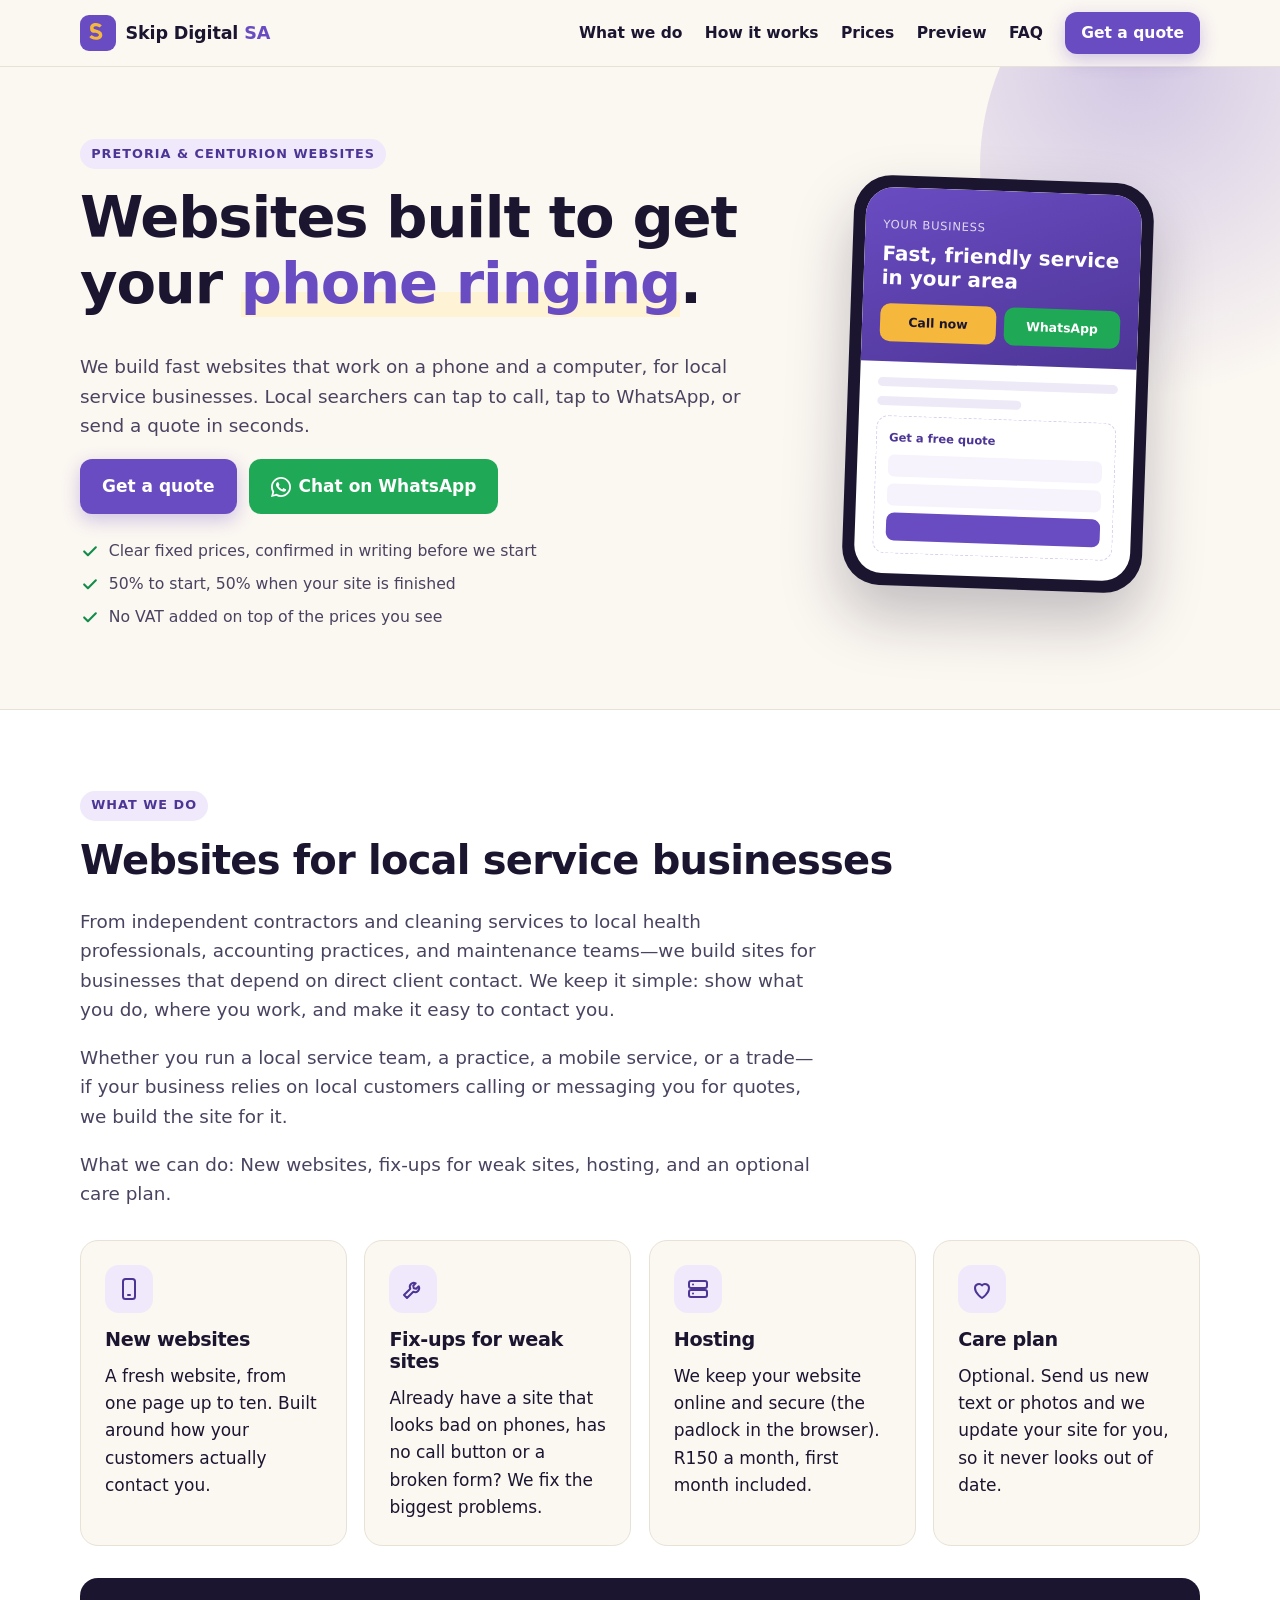
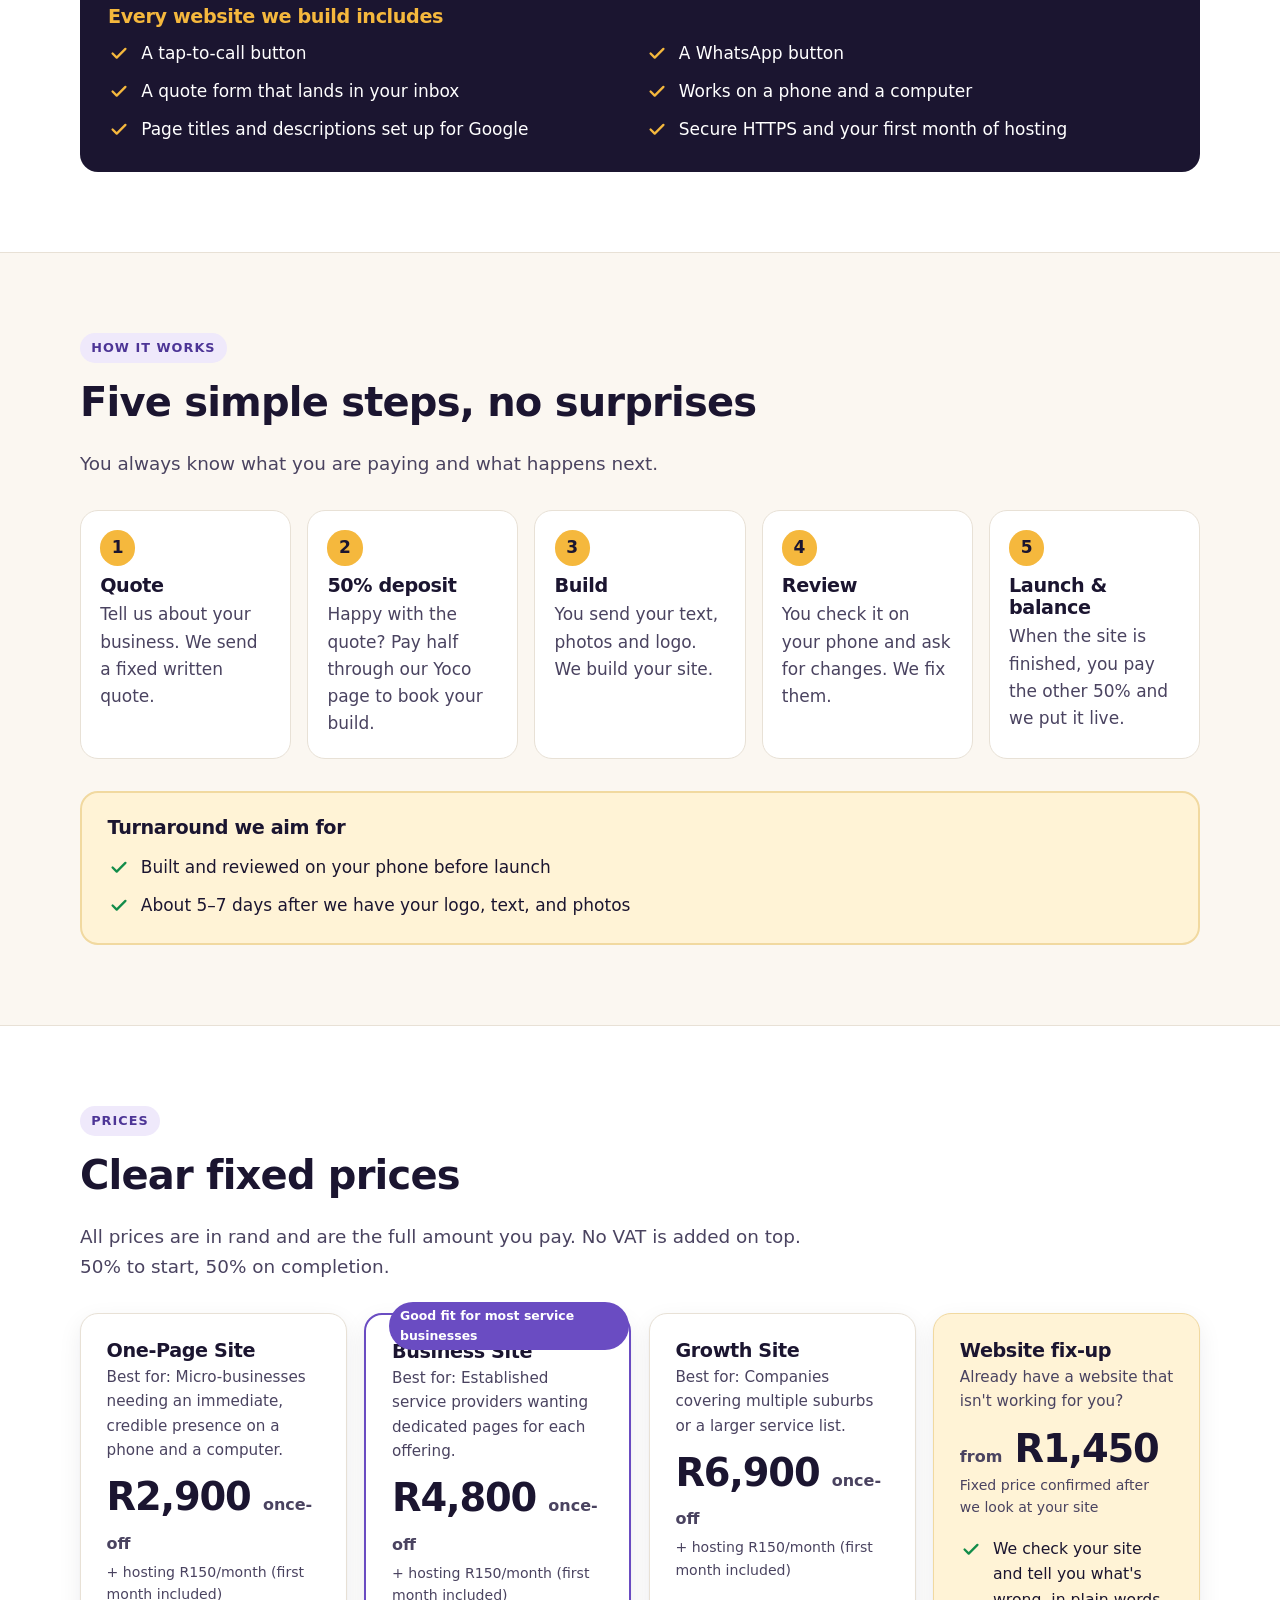
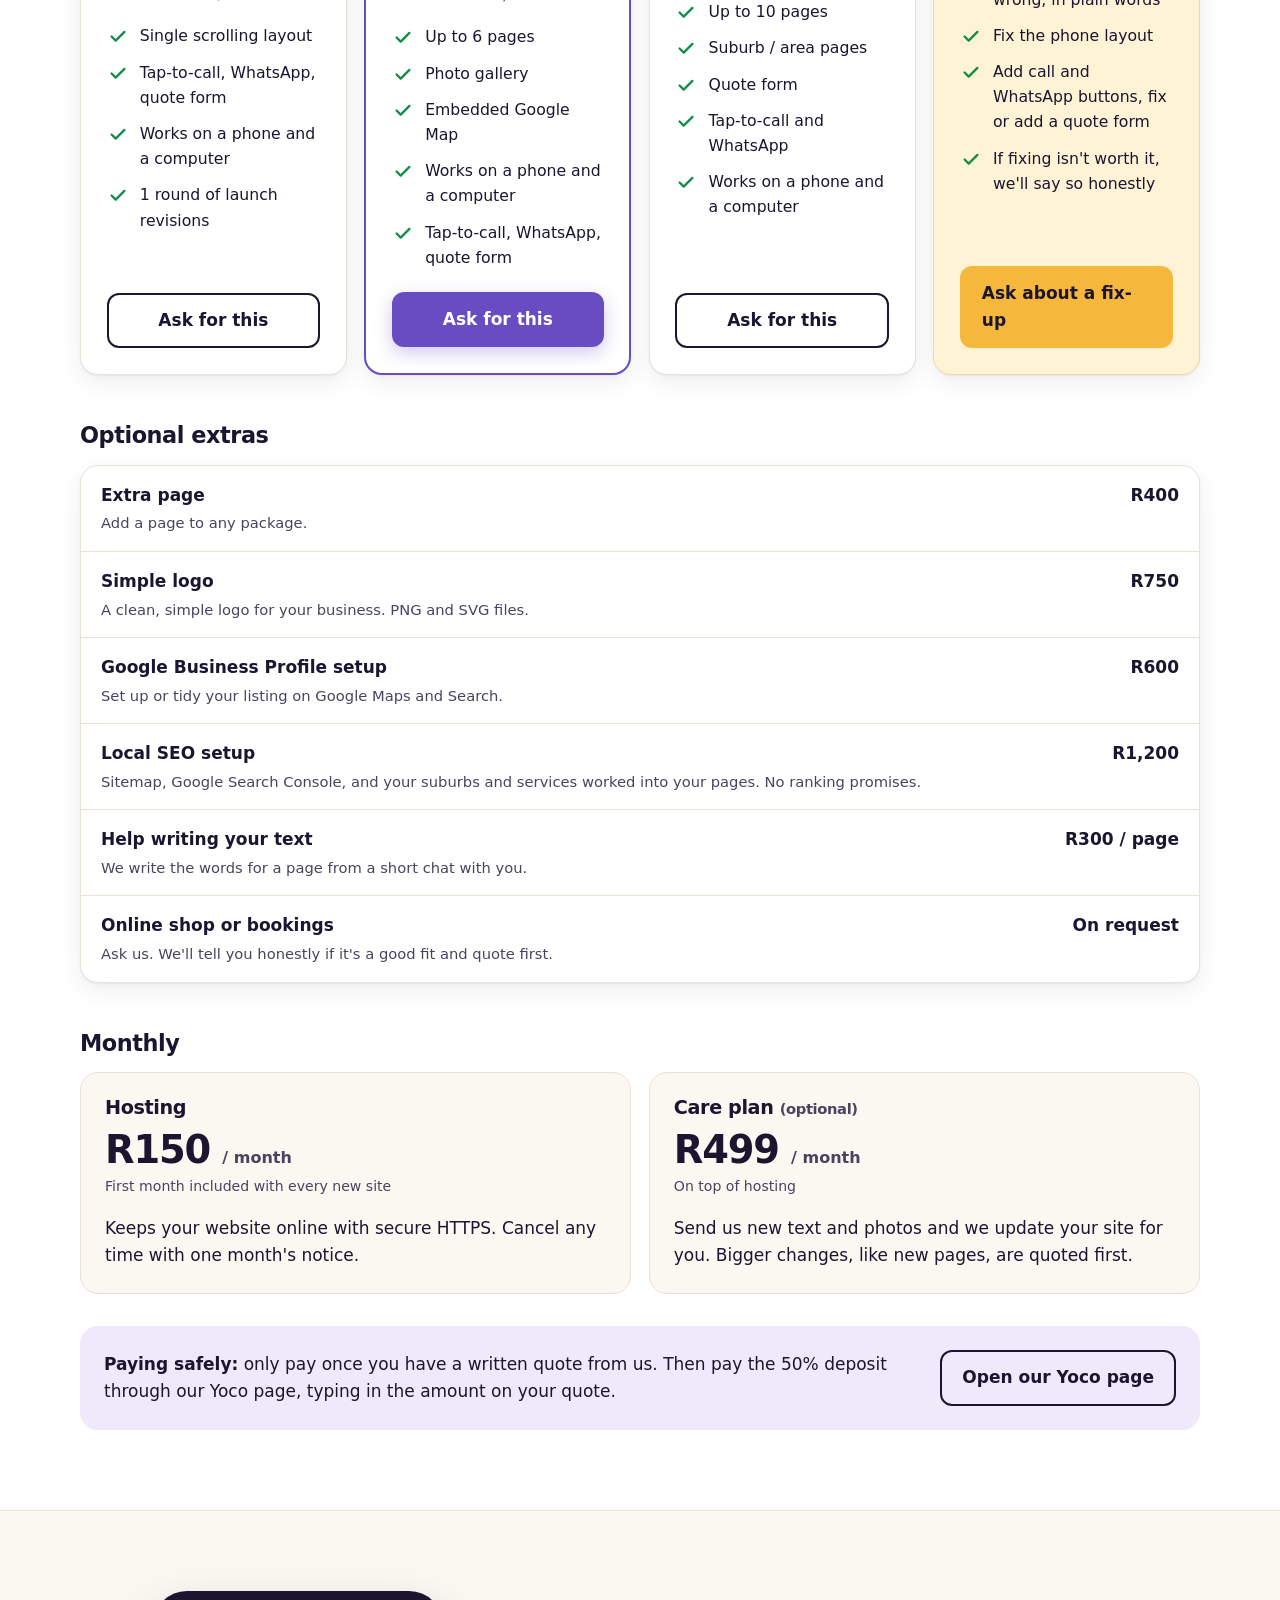
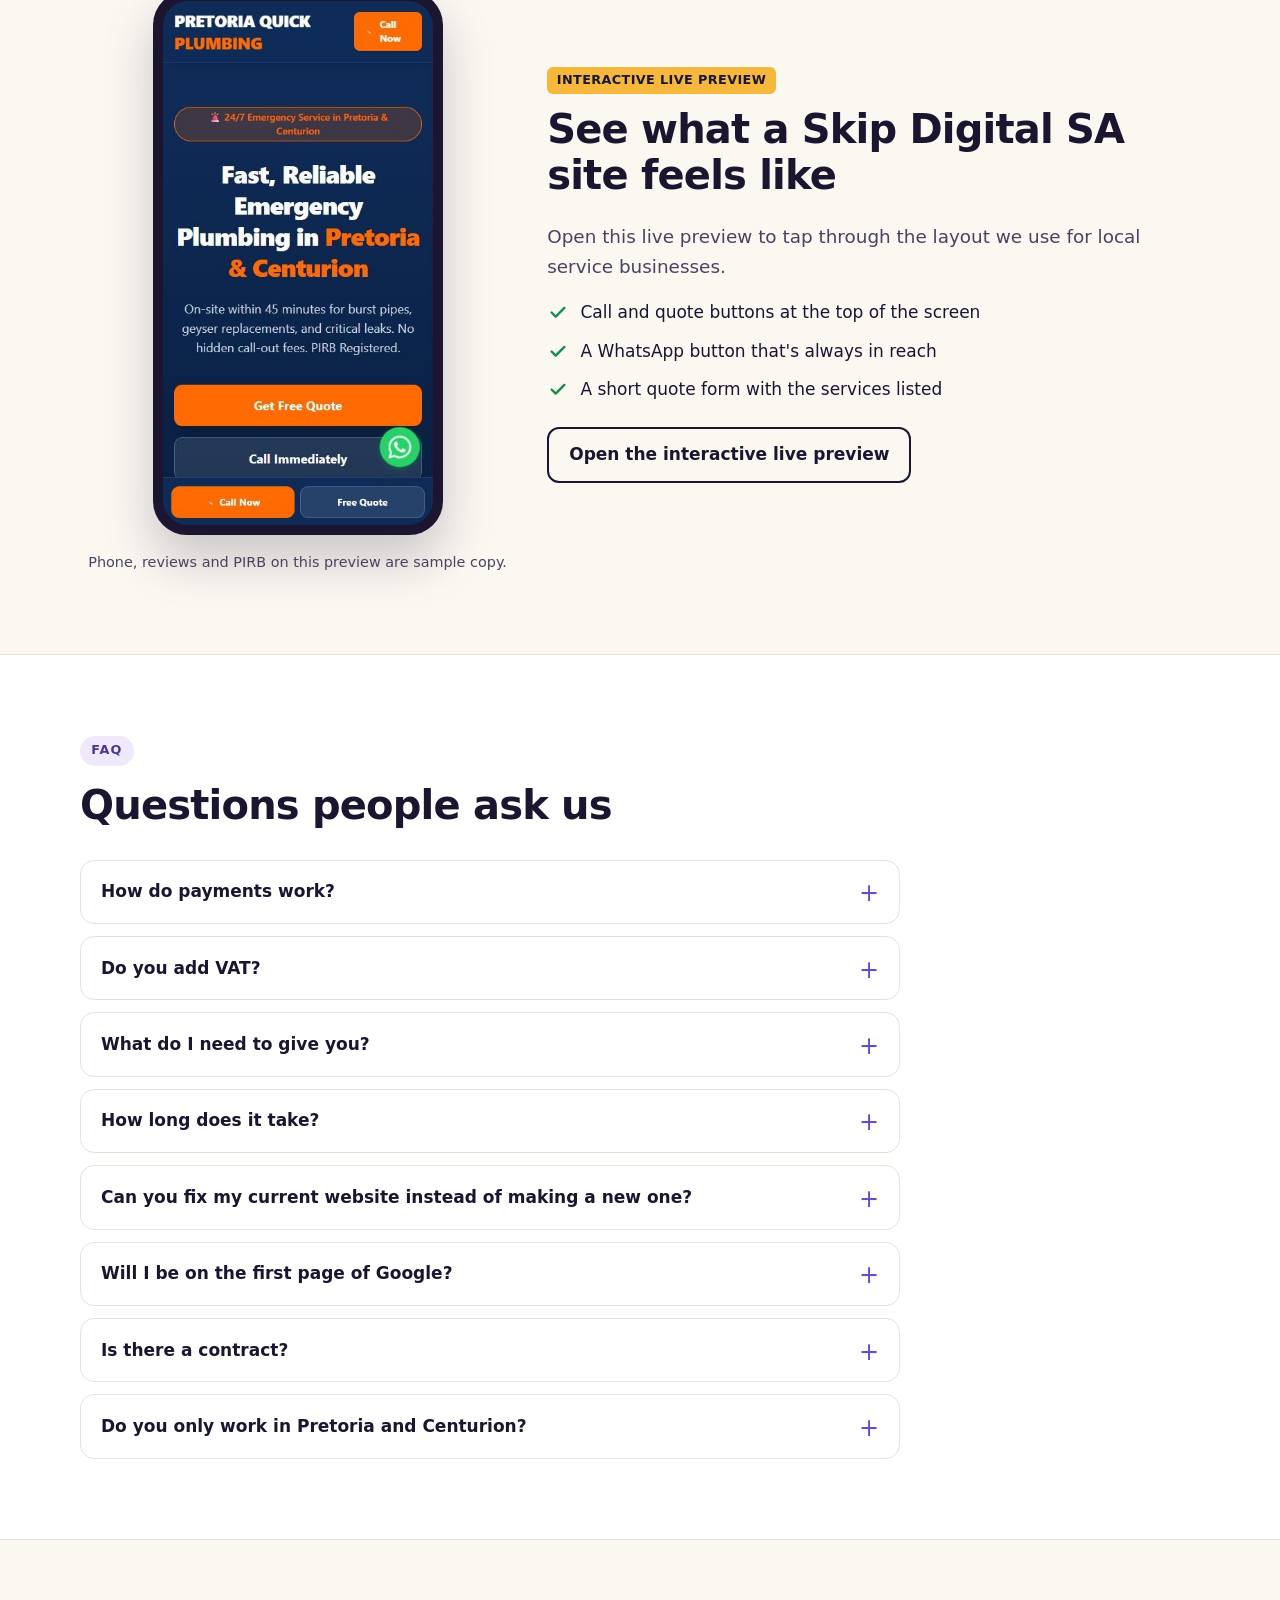
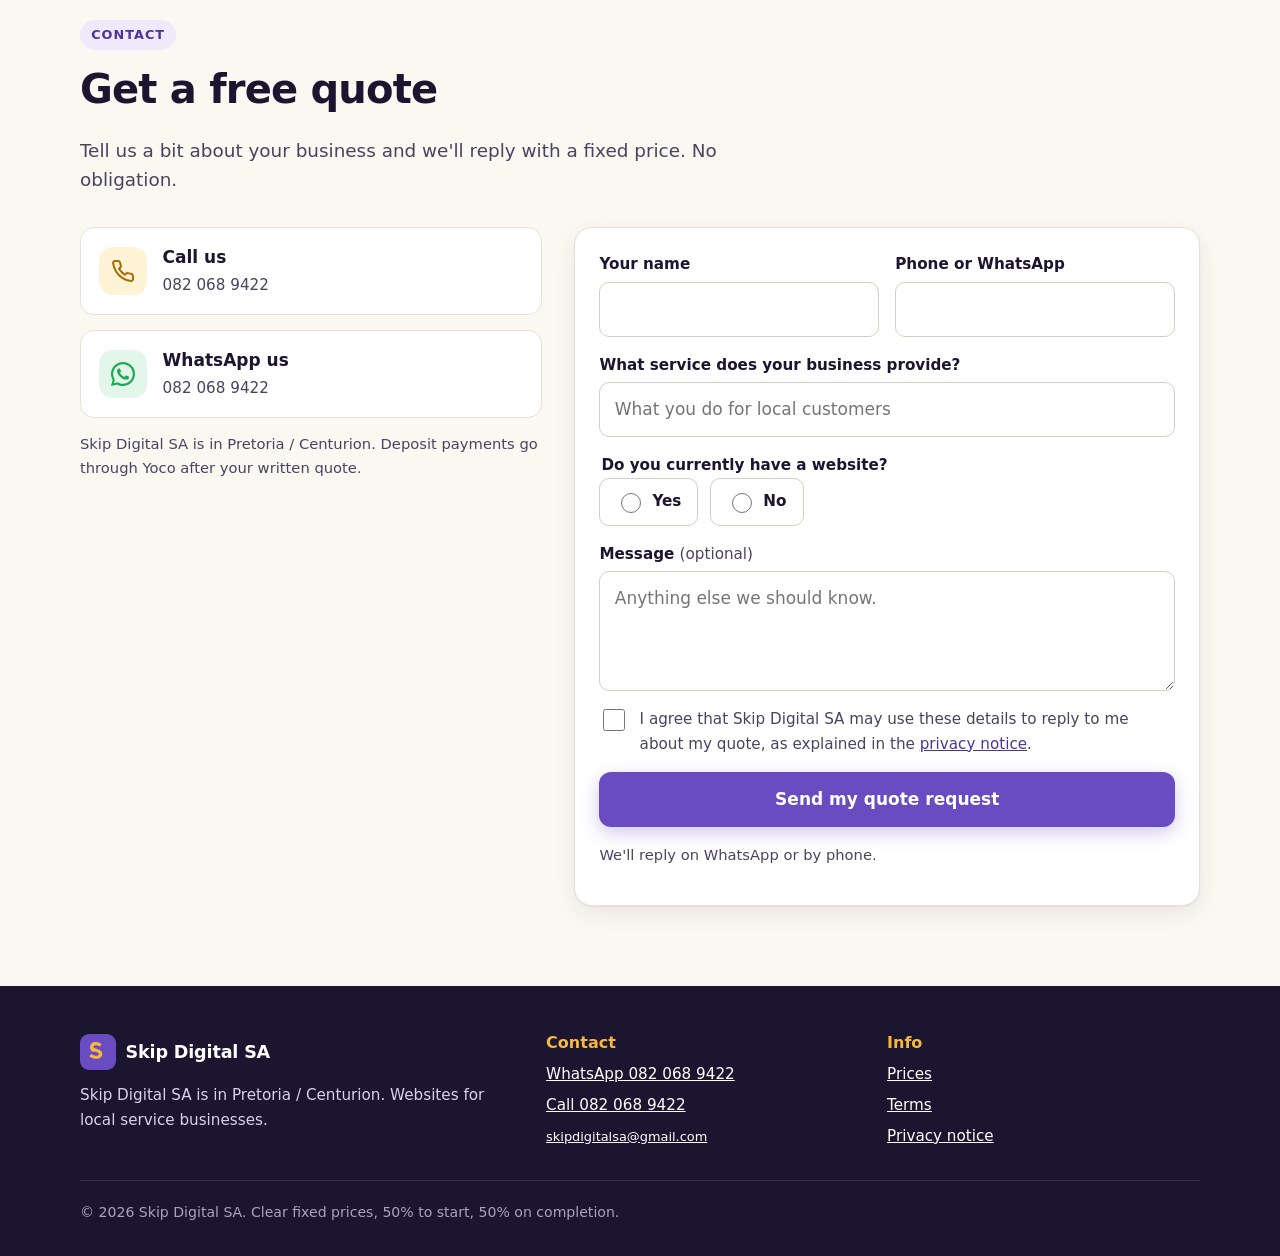
<file: index.html>
<!doctype html>
<html lang="en-ZA">
<head>
  <meta charset="utf-8">
  <meta name="viewport" content="width=device-width, initial-scale=1">
  <title>Skip Digital SA | Websites that work on a phone and a computer</title>
  <meta name="description" content="Skip Digital SA builds websites for local service businesses in Pretoria and Centurion. Clear fixed prices from R2,900. Every site has a call button, WhatsApp button and quote form. 50% to start, 50% on completion.">
  <link rel="canonical" href="https://skipdigitalsa.co.za/">
  <meta name="theme-color" content="#6a4cc2">
  <link rel="icon" href="favicon.svg" type="image/svg+xml">
  <link rel="icon" href="favicon-32.png" sizes="32x32" type="image/png">
  <link rel="apple-touch-icon" href="apple-touch-icon.png">

  <meta property="og:type" content="website">
  <meta property="og:site_name" content="Skip Digital SA">
  <meta property="og:locale" content="en_ZA">
  <meta property="og:title" content="Skip Digital SA | Websites that get your phone ringing">
  <meta property="og:description" content="Websites for Pretoria and Centurion service businesses. Clear fixed prices, 50% to start, 50% on completion.">
  <meta property="og:url" content="https://skipdigitalsa.co.za/">
  <meta property="og:image" content="https://skipdigitalsa.co.za/og-image.png">
  <meta property="og:image:width" content="1200">
  <meta property="og:image:height" content="630">
  <meta property="og:image:alt" content="Skip Digital SA - websites for Pretoria and Centurion businesses">
  <meta name="twitter:card" content="summary_large_image">
  <meta name="twitter:title" content="Skip Digital SA | Websites that get your phone ringing">
  <meta name="twitter:description" content="Websites for Pretoria and Centurion service businesses. Clear fixed prices.">
  <meta name="twitter:image" content="https://skipdigitalsa.co.za/og-image.png">

  <link rel="stylesheet" href="css/styles.css">

  <script type="application/ld+json">
  {
    "@context": "https://schema.org",
    "@type": "ProfessionalService",
    "name": "Skip Digital SA",
    "description": "Websites for local service businesses in Pretoria and Centurion.",
    "url": "https://skipdigitalsa.co.za/",
    "image": "https://skipdigitalsa.co.za/og-image.png",
    "email": "skipdigitalsa@gmail.com",
    "telephone": "+27820689422",
    "priceRange": "R1,450 - R6,900",
    "currenciesAccepted": "ZAR",
    "address": { "@type": "PostalAddress", "addressLocality": "Pretoria", "addressRegion": "Gauteng", "addressCountry": "ZA" },
    "areaServed": [
      { "@type": "City", "name": "Pretoria" },
      { "@type": "City", "name": "Centurion" }
    ]
  }
  </script>
</head>
<body>
  <a class="skip-link" href="#main">Skip to content</a>

  <header class="site-header">
    <div class="wrap header-inner">
      <a class="brand" href="#top" aria-label="Skip Digital SA home">
        <img src="favicon.svg" alt="" width="36" height="36">
        <span>Skip Digital <b>SA</b></span>
      </a>
      <button class="nav-toggle" type="button" aria-expanded="false" aria-controls="site-nav" aria-label="Open menu">
        <svg viewBox="0 0 24 24" fill="none" stroke="currentColor" stroke-width="2" stroke-linecap="round" aria-hidden="true"><path d="M4 7h16M4 12h16M4 17h16"/></svg>
      </button>
      <nav class="site-nav" id="site-nav" aria-label="Main">
        <ul>
          <li><a href="#services">What we do</a></li>
          <li><a href="#how">How it works</a></li>
          <li><a href="#pricing">Prices</a></li>
          <li><a href="#preview">Preview</a></li>
          <li><a href="#faq">FAQ</a></li>
          <li><a class="btn btn-primary" href="#contact">Get a quote</a></li>
        </ul>
      </nav>
    </div>
  </header>

  <main id="main">
    <section class="hero" id="top">
      <div class="wrap hero-grid">
        <div>
          <span class="eyebrow">Pretoria &amp; Centurion websites</span>
          <h1>Websites built to get your <em>phone ringing</em>.</h1>
          <p class="lead">We build fast websites that work on a phone and a computer, for local service businesses. Local searchers can tap to call, tap to WhatsApp, or send a quote in seconds.</p>
          <div class="btn-row">
            <a class="btn btn-primary" href="#contact">Get a quote</a>
            <a class="btn btn-wa" href="https://wa.me/27820689422?text=Hi%20Skip%20Digital%20SA%2C%20I%27d%20like%20a%20quote%20for%20a%20website." target="_blank" rel="noopener">
              <svg viewBox="0 0 24 24" fill="currentColor" aria-hidden="true"><path d="M17.5 14.4c-.3-.1-1.8-.9-2-1-.3-.1-.5-.1-.7.1-.2.3-.8 1-.9 1.2-.2.2-.3.2-.6.1-.3-.1-1.3-.5-2.4-1.5-.9-.8-1.5-1.8-1.7-2.1-.2-.3 0-.5.1-.6l.4-.5c.1-.2.2-.3.3-.5.1-.2 0-.4 0-.5l-.9-2.2c-.2-.6-.5-.5-.7-.5h-.6c-.2 0-.5.1-.8.4-.3.3-1 1-1 2.5s1.1 2.9 1.2 3.1c.1.2 2.1 3.2 5.1 4.5.7.3 1.3.5 1.7.6.7.2 1.4.2 1.9.1.6-.1 1.8-.7 2-1.4.2-.7.2-1.3.2-1.4-.1-.2-.3-.3-.6-.4zM12 21.8c-1.8 0-3.5-.5-5-1.4l-.4-.2-3.7 1 1-3.6-.2-.4C2.7 15.6 2.2 13.8 2.2 12 2.2 6.6 6.6 2.2 12 2.2c2.6 0 5.1 1 6.9 2.9 1.8 1.8 2.9 4.3 2.9 6.9 0 5.4-4.4 9.8-9.8 9.8zm8.4-18.2C18.2 1.3 15.2 0 12 0 5.4 0 0 5.4 0 12c0 2.1.6 4.2 1.6 6L0 24l6.2-1.6c1.8 1 3.8 1.5 5.8 1.5 6.6 0 12-5.4 12-12 0-3.2-1.2-6.2-3.6-8.4z"/></svg>
              Chat on WhatsApp
            </a>
          </div>
          <ul class="trust">
            <li><svg viewBox="0 0 24 24" fill="none" stroke="currentColor" stroke-width="2.5" stroke-linecap="round" stroke-linejoin="round" aria-hidden="true"><path d="M5 12.5l4.5 4.5L19 7.5"/></svg>Clear fixed prices, confirmed in writing before we start</li>
            <li><svg viewBox="0 0 24 24" fill="none" stroke="currentColor" stroke-width="2.5" stroke-linecap="round" stroke-linejoin="round" aria-hidden="true"><path d="M5 12.5l4.5 4.5L19 7.5"/></svg>50% to start, 50% when your site is finished</li>
            <li><svg viewBox="0 0 24 24" fill="none" stroke="currentColor" stroke-width="2.5" stroke-linecap="round" stroke-linejoin="round" aria-hidden="true"><path d="M5 12.5l4.5 4.5L19 7.5"/></svg>No VAT added on top of the prices you see</li>
          </ul>
        </div>
        <div aria-hidden="true">
          <div class="phone">
            <div class="phone-screen">
              <div class="mock-top">
                <small>Your business</small>
                <strong>Fast, friendly service in your area</strong>
                <div class="mock-btns">
                  <div class="mock-btn mock-call">Call now</div>
                  <div class="mock-btn mock-wa">WhatsApp</div>
                </div>
              </div>
              <div class="mock-body">
                <div class="mock-line"></div>
                <div class="mock-line short"></div>
                <div class="mock-form">
                  <span>Get a free quote</span>
                  <div class="mock-input"></div>
                  <div class="mock-input"></div>
                  <div class="mock-send"></div>
                </div>
              </div>
            </div>
          </div>
        </div>
      </div>
    </section>

    <section class="alt" id="services">
      <div class="wrap">
        <div class="section-head">
          <span class="eyebrow">What we do</span>
          <h2>Websites for local service businesses</h2>
          <p class="lead">From independent contractors and cleaning services to local health professionals, accounting practices, and maintenance teams—we build sites for businesses that depend on direct client contact. We keep it simple: show what you do, where you work, and make it easy to contact you.</p>
          <p class="lead" style="margin-top:.5rem">Whether you run a local service team, a practice, a mobile service, or a trade—if your business relies on local customers calling or messaging you for quotes, we build the site for it.</p>
          <p class="lead" style="margin-top:.5rem">What we can do: New websites, fix-ups for weak sites, hosting, and an optional care plan.</p>
        </div>
        <div class="grid grid-2 grid-4">
          <article class="card">
            <div class="icon"><svg viewBox="0 0 24 24" fill="none" stroke="currentColor" stroke-width="2" stroke-linecap="round" stroke-linejoin="round" aria-hidden="true"><rect x="6" y="2" width="12" height="20" rx="2.5"/><path d="M11 18h2"/></svg></div>
            <h3>New websites</h3>
            <p>A fresh website, from one page up to ten. Built around how your customers actually contact you.</p>
          </article>
          <article class="card">
            <div class="icon"><svg viewBox="0 0 24 24" fill="none" stroke="currentColor" stroke-width="2" stroke-linecap="round" stroke-linejoin="round" aria-hidden="true"><path d="M14.7 6.3a4 4 0 0 0-5.4 5.4L3 18l3 3 6.3-6.3a4 4 0 0 0 5.4-5.4l-2.5 2.5-2.4-.6-.6-2.4z"/></svg></div>
            <h3>Fix-ups for weak sites</h3>
            <p>Already have a site that looks bad on phones, has no call button or a broken form? We fix the biggest problems.</p>
          </article>
          <article class="card">
            <div class="icon"><svg viewBox="0 0 24 24" fill="none" stroke="currentColor" stroke-width="2" stroke-linecap="round" stroke-linejoin="round" aria-hidden="true"><rect x="3" y="4" width="18" height="7" rx="2"/><rect x="3" y="13" width="18" height="7" rx="2"/><path d="M7 7.5h.01M7 16.5h.01"/></svg></div>
            <h3>Hosting</h3>
            <p>We keep your website online and secure (the padlock in the browser). R150 a month, first month included.</p>
          </article>
          <article class="card">
            <div class="icon"><svg viewBox="0 0 24 24" fill="none" stroke="currentColor" stroke-width="2" stroke-linecap="round" stroke-linejoin="round" aria-hidden="true"><path d="M12 21s-7-4.4-7-10a4 4 0 0 1 7-2.6A4 4 0 0 1 19 11c0 5.6-7 10-7 10z"/></svg></div>
            <h3>Care plan</h3>
            <p>Optional. Send us new text or photos and we update your site for you, so it never looks out of date.</p>
          </article>
        </div>

        <div class="includes-box">
          <h3>Every website we build includes</h3>
          <ul class="includes grid grid-2">
            <li><svg viewBox="0 0 24 24" fill="none" stroke="currentColor" stroke-width="2.5" stroke-linecap="round" stroke-linejoin="round" aria-hidden="true"><path d="M5 12.5l4.5 4.5L19 7.5"/></svg>A tap-to-call button</li>
            <li><svg viewBox="0 0 24 24" fill="none" stroke="currentColor" stroke-width="2.5" stroke-linecap="round" stroke-linejoin="round" aria-hidden="true"><path d="M5 12.5l4.5 4.5L19 7.5"/></svg>A WhatsApp button</li>
            <li><svg viewBox="0 0 24 24" fill="none" stroke="currentColor" stroke-width="2.5" stroke-linecap="round" stroke-linejoin="round" aria-hidden="true"><path d="M5 12.5l4.5 4.5L19 7.5"/></svg>A quote form that lands in your inbox</li>
            <li><svg viewBox="0 0 24 24" fill="none" stroke="currentColor" stroke-width="2.5" stroke-linecap="round" stroke-linejoin="round" aria-hidden="true"><path d="M5 12.5l4.5 4.5L19 7.5"/></svg>Works on a phone and a computer</li>
            <li><svg viewBox="0 0 24 24" fill="none" stroke="currentColor" stroke-width="2.5" stroke-linecap="round" stroke-linejoin="round" aria-hidden="true"><path d="M5 12.5l4.5 4.5L19 7.5"/></svg>Page titles and descriptions set up for Google</li>
            <li><svg viewBox="0 0 24 24" fill="none" stroke="currentColor" stroke-width="2.5" stroke-linecap="round" stroke-linejoin="round" aria-hidden="true"><path d="M5 12.5l4.5 4.5L19 7.5"/></svg>Secure HTTPS and your first month of hosting</li>
          </ul>
        </div>
      </div>
    </section>

    <section id="how">
      <div class="wrap">
        <div class="section-head">
          <span class="eyebrow">How it works</span>
          <h2>Five simple steps, no surprises</h2>
          <p class="lead">You always know what you are paying and what happens next.</p>
        </div>
        <ol class="steps">
          <li><h3>Quote</h3><p>Tell us about your business. We send a fixed written quote.</p></li>
          <li><h3>50% deposit</h3><p>Happy with the quote? Pay half through our Yoco page to book your build.</p></li>
          <li><h3>Build</h3><p>You send your text, photos and logo. We build your site.</p></li>
          <li><h3>Review</h3><p>You check it on your phone and ask for changes. We fix them.</p></li>
          <li><h3>Launch &amp; balance</h3><p>When the site is finished, you pay the other 50% and we put it live.</p></li>
        </ol>
        <div class="guarantee">
          <h3>Turnaround we aim for</h3>
          <ul class="includes">
            <li><svg viewBox="0 0 24 24" fill="none" stroke="currentColor" stroke-width="2.5" stroke-linecap="round" stroke-linejoin="round" aria-hidden="true"><path d="M5 12.5l4.5 4.5L19 7.5"/></svg>Built and reviewed on your phone before launch</li>
            <li><svg viewBox="0 0 24 24" fill="none" stroke="currentColor" stroke-width="2.5" stroke-linecap="round" stroke-linejoin="round" aria-hidden="true"><path d="M5 12.5l4.5 4.5L19 7.5"/></svg>About 5–7 days after we have your logo, text, and photos</li>
          </ul>
        </div>
      </div>
    </section>

    <section class="alt" id="pricing">
      <div class="wrap">
        <div class="section-head">
          <span class="eyebrow">Prices</span>
          <h2>Clear fixed prices</h2>
          <p class="lead">All prices are in rand and are the full amount you pay. No VAT is added on top. 50% to start, 50% on completion.</p>
        </div>

        <div class="price-grid">
          <article class="price-card">
            <h3>One-Page Site</h3>
            <p class="for">Best for: Micro-businesses needing an immediate, credible presence on a phone and a computer.</p>
            <div class="price">R2,900 <small>once-off</small></div>
            <p class="price-note">+ hosting R150/month (first month included)</p>
            <ul class="includes">
              <li><svg viewBox="0 0 24 24" fill="none" stroke="currentColor" stroke-width="2.5" stroke-linecap="round" stroke-linejoin="round" aria-hidden="true"><path d="M5 12.5l4.5 4.5L19 7.5"/></svg>Single scrolling layout</li>
              <li><svg viewBox="0 0 24 24" fill="none" stroke="currentColor" stroke-width="2.5" stroke-linecap="round" stroke-linejoin="round" aria-hidden="true"><path d="M5 12.5l4.5 4.5L19 7.5"/></svg>Tap-to-call, WhatsApp, quote form</li>
              <li><svg viewBox="0 0 24 24" fill="none" stroke="currentColor" stroke-width="2.5" stroke-linecap="round" stroke-linejoin="round" aria-hidden="true"><path d="M5 12.5l4.5 4.5L19 7.5"/></svg>Works on a phone and a computer</li>
              <li><svg viewBox="0 0 24 24" fill="none" stroke="currentColor" stroke-width="2.5" stroke-linecap="round" stroke-linejoin="round" aria-hidden="true"><path d="M5 12.5l4.5 4.5L19 7.5"/></svg>1 round of launch revisions</li>
            </ul>
            <a class="btn btn-ghost" href="#contact">Ask for this</a>
          </article>

          <article class="price-card featured">
            <span class="tag">Good fit for most service businesses</span>
            <h3>Business Site</h3>
            <p class="for">Best for: Established service providers wanting dedicated pages for each offering.</p>
            <div class="price">R4,800 <small>once-off</small></div>
            <p class="price-note">+ hosting R150/month (first month included)</p>
            <ul class="includes">
              <li><svg viewBox="0 0 24 24" fill="none" stroke="currentColor" stroke-width="2.5" stroke-linecap="round" stroke-linejoin="round" aria-hidden="true"><path d="M5 12.5l4.5 4.5L19 7.5"/></svg>Up to 6 pages</li>
              <li><svg viewBox="0 0 24 24" fill="none" stroke="currentColor" stroke-width="2.5" stroke-linecap="round" stroke-linejoin="round" aria-hidden="true"><path d="M5 12.5l4.5 4.5L19 7.5"/></svg>Photo gallery</li>
              <li><svg viewBox="0 0 24 24" fill="none" stroke="currentColor" stroke-width="2.5" stroke-linecap="round" stroke-linejoin="round" aria-hidden="true"><path d="M5 12.5l4.5 4.5L19 7.5"/></svg>Embedded Google Map</li>
              <li><svg viewBox="0 0 24 24" fill="none" stroke="currentColor" stroke-width="2.5" stroke-linecap="round" stroke-linejoin="round" aria-hidden="true"><path d="M5 12.5l4.5 4.5L19 7.5"/></svg>Works on a phone and a computer</li>
              <li><svg viewBox="0 0 24 24" fill="none" stroke="currentColor" stroke-width="2.5" stroke-linecap="round" stroke-linejoin="round" aria-hidden="true"><path d="M5 12.5l4.5 4.5L19 7.5"/></svg>Tap-to-call, WhatsApp, quote form</li>
            </ul>
            <a class="btn btn-primary" href="#contact">Ask for this</a>
          </article>

          <article class="price-card">
            <h3>Growth Site</h3>
            <p class="for">Best for: Companies covering multiple suburbs or a larger service list.</p>
            <div class="price">R6,900 <small>once-off</small></div>
            <p class="price-note">+ hosting R150/month (first month included)</p>
            <ul class="includes">
              <li><svg viewBox="0 0 24 24" fill="none" stroke="currentColor" stroke-width="2.5" stroke-linecap="round" stroke-linejoin="round" aria-hidden="true"><path d="M5 12.5l4.5 4.5L19 7.5"/></svg>Up to 10 pages</li>
              <li><svg viewBox="0 0 24 24" fill="none" stroke="currentColor" stroke-width="2.5" stroke-linecap="round" stroke-linejoin="round" aria-hidden="true"><path d="M5 12.5l4.5 4.5L19 7.5"/></svg>Suburb / area pages</li>
              <li><svg viewBox="0 0 24 24" fill="none" stroke="currentColor" stroke-width="2.5" stroke-linecap="round" stroke-linejoin="round" aria-hidden="true"><path d="M5 12.5l4.5 4.5L19 7.5"/></svg>Quote form</li>
              <li><svg viewBox="0 0 24 24" fill="none" stroke="currentColor" stroke-width="2.5" stroke-linecap="round" stroke-linejoin="round" aria-hidden="true"><path d="M5 12.5l4.5 4.5L19 7.5"/></svg>Tap-to-call and WhatsApp</li>
              <li><svg viewBox="0 0 24 24" fill="none" stroke="currentColor" stroke-width="2.5" stroke-linecap="round" stroke-linejoin="round" aria-hidden="true"><path d="M5 12.5l4.5 4.5L19 7.5"/></svg>Works on a phone and a computer</li>
            </ul>
            <a class="btn btn-ghost" href="#contact">Ask for this</a>
          </article>

          <article class="price-card fix">
            <h3>Website fix-up</h3>
            <p class="for">Already have a website that isn't working for you?</p>
            <div class="price"><small>from</small> R1,450</div>
            <p class="price-note">Fixed price confirmed after we look at your site</p>
            <ul class="includes">
              <li><svg viewBox="0 0 24 24" fill="none" stroke="currentColor" stroke-width="2.5" stroke-linecap="round" stroke-linejoin="round" aria-hidden="true"><path d="M5 12.5l4.5 4.5L19 7.5"/></svg>We check your site and tell you what's wrong, in plain words</li>
              <li><svg viewBox="0 0 24 24" fill="none" stroke="currentColor" stroke-width="2.5" stroke-linecap="round" stroke-linejoin="round" aria-hidden="true"><path d="M5 12.5l4.5 4.5L19 7.5"/></svg>Fix the phone layout</li>
              <li><svg viewBox="0 0 24 24" fill="none" stroke="currentColor" stroke-width="2.5" stroke-linecap="round" stroke-linejoin="round" aria-hidden="true"><path d="M5 12.5l4.5 4.5L19 7.5"/></svg>Add call and WhatsApp buttons, fix or add a quote form</li>
              <li><svg viewBox="0 0 24 24" fill="none" stroke="currentColor" stroke-width="2.5" stroke-linecap="round" stroke-linejoin="round" aria-hidden="true"><path d="M5 12.5l4.5 4.5L19 7.5"/></svg>If fixing isn't worth it, we'll say so honestly</li>
            </ul>
            <a class="btn btn-sun" href="#contact">Ask about a fix-up</a>
          </article>
        </div>

        <h3 class="subhead">Optional extras</h3>
        <div class="table-card">
          <table class="price-table">
            <caption class="sr-only">Optional extras and their prices</caption>
            <tbody>
              <tr><th scope="row">Extra page<span>Add a page to any package.</span></th><td>R400</td></tr>
              <tr><th scope="row">Simple logo<span>A clean, simple logo for your business. PNG and SVG files.</span></th><td>R750</td></tr>
              <tr><th scope="row">Google Business Profile setup<span>Set up or tidy your listing on Google Maps and Search.</span></th><td>R600</td></tr>
              <tr><th scope="row">Local SEO setup<span>Sitemap, Google Search Console, and your suburbs and services worked into your pages. No ranking promises.</span></th><td>R1,200</td></tr>
              <tr><th scope="row">Help writing your text<span>We write the words for a page from a short chat with you.</span></th><td>R300 / page</td></tr>
              <tr><th scope="row">Online shop or bookings<span>Ask us. We'll tell you honestly if it's a good fit and quote first.</span></th><td>On request</td></tr>
            </tbody>
          </table>
        </div>

        <h3 class="subhead">Monthly</h3>
        <div class="monthly">
          <article class="card">
            <h3>Hosting</h3>
            <div class="price">R150 <small>/ month</small></div>
            <p class="price-note">First month included with every new site</p>
            <p>Keeps your website online with secure HTTPS. Cancel any time with one month's notice.</p>
          </article>
          <article class="card">
            <h3>Care plan <small class="small">(optional)</small></h3>
            <div class="price">R499 <small>/ month</small></div>
            <p class="price-note">On top of hosting</p>
            <p>Send us new text and photos and we update your site for you. Bigger changes, like new pages, are quoted first.</p>
          </article>
        </div>

        <div class="pay-box">
          <p><strong>Paying safely:</strong> only pay once you have a written quote from us. Then pay the 50% deposit through our Yoco page, typing in the amount on your quote.</p>
          <a class="btn btn-ghost" href="https://pay.yoco.com/SkipDigitalSA" target="_blank" rel="noopener">Open our Yoco page</a>
        </div>
      </div>
    </section>

    <section id="preview">
      <div class="wrap example">
        <figure>
          <div class="example-frame">
            <img src="img/example-plumbing.jpg" width="390" height="758" loading="lazy" alt="Phone screenshot of an interactive live preview with call, quote and WhatsApp buttons">
          </div>
          <figcaption>Phone, reviews and PIRB on this preview are sample copy.</figcaption>
        </figure>
        <div>
          <span class="label-example">Interactive live preview</span>
          <h2>See what a Skip Digital SA site feels like</h2>
          <p class="lead">Open this live preview to tap through the layout we use for local service businesses.</p>
          <ul class="includes">
            <li><svg viewBox="0 0 24 24" fill="none" stroke="currentColor" stroke-width="2.5" stroke-linecap="round" stroke-linejoin="round" aria-hidden="true"><path d="M5 12.5l4.5 4.5L19 7.5"/></svg>Call and quote buttons at the top of the screen</li>
            <li><svg viewBox="0 0 24 24" fill="none" stroke="currentColor" stroke-width="2.5" stroke-linecap="round" stroke-linejoin="round" aria-hidden="true"><path d="M5 12.5l4.5 4.5L19 7.5"/></svg>A WhatsApp button that's always in reach</li>
            <li><svg viewBox="0 0 24 24" fill="none" stroke="currentColor" stroke-width="2.5" stroke-linecap="round" stroke-linejoin="round" aria-hidden="true"><path d="M5 12.5l4.5 4.5L19 7.5"/></svg>A short quote form with the services listed</li>
          </ul>
          <p style="margin-top:1.5rem"><a class="btn btn-ghost" href="https://agency-templates-five.vercel.app/" target="_blank" rel="noopener">Open the interactive live preview</a></p>
        </div>
      </div>
    </section>

    <section class="alt" id="faq">
      <div class="wrap">
        <div class="section-head">
          <span class="eyebrow">FAQ</span>
          <h2>Questions people ask us</h2>
        </div>
        <div class="faq">
          <details>
            <summary>How do payments work?</summary>
            <p>You get a fixed written quote first. To start, you pay a 50% deposit through our Yoco page. When your site is finished, you pay the other 50% and we put it live. Hosting is R150 a month after the first month.</p>
          </details>
          <details>
            <summary>Do you add VAT?</summary>
            <p>No. The prices on this page are the full amount you pay.</p>
          </details>
          <details>
            <summary>What do I need to give you?</summary>
            <p>Your logo (if you have one), a few lines about your business, your services, the areas you work in, your contact details and photos of your work. If writing isn't your thing, we can write the text for you for R300 a page.</p>
          </details>
          <details>
            <summary>How long does it take?</summary>
            <p>We aim for about 5–7 days after we have your logo, text, and photos. We'll confirm a target date in your written quote. You review the site on your phone before it goes live.</p>
          </details>
          <details>
            <summary>Can you fix my current website instead of making a new one?</summary>
            <p>Often, yes. Our fix-up starts from R1,450. We look at your site first and confirm a fixed price before any work starts. If a fix isn't worth your money, we'll tell you and quote a new site instead.</p>
          </details>
          <details>
            <summary>Will I be on the first page of Google?</summary>
            <p>Nobody can honestly promise that. We set your site up properly so Google can read it, and our Local SEO setup helps people in your area find you, but rankings depend on many things outside our control.</p>
          </details>
          <details>
            <summary>Is there a contract?</summary>
            <p>The website build is a once-off payment. Hosting and the optional care plan are monthly and can be cancelled with one month's notice.</p>
          </details>
          <details>
            <summary>Do you only work in Pretoria and Centurion?</summary>
            <p>Skip Digital SA is in Pretoria / Centurion. That's where we focus, but most of the work happens over WhatsApp, so ask us if you're somewhere else in South Africa.</p>
          </details>
        </div>
      </div>
    </section>

    <section id="contact">
      <div class="wrap">
        <div class="section-head">
          <span class="eyebrow">Contact</span>
          <h2>Get a free quote</h2>
          <p class="lead">Tell us a bit about your business and we'll reply with a fixed price. No obligation.</p>
        </div>
        <div class="contact-grid">
          <div class="contact-cards">
            <a class="contact-card call" href="tel:+27820689422">
              <div class="icon"><svg viewBox="0 0 24 24" fill="none" stroke="currentColor" stroke-width="2" stroke-linecap="round" stroke-linejoin="round" aria-hidden="true"><path d="M22 16.9v3a2 2 0 0 1-2.2 2 19.8 19.8 0 0 1-8.6-3.1 19.5 19.5 0 0 1-6-6A19.8 19.8 0 0 1 2.1 4.2 2 2 0 0 1 4.1 2h3a2 2 0 0 1 2 1.7c.1.9.4 1.8.7 2.7a2 2 0 0 1-.5 2.1L8 9.8a16 16 0 0 0 6 6l1.3-1.3a2 2 0 0 1 2.1-.4c.9.3 1.8.6 2.7.7a2 2 0 0 1 1.7 2z"/></svg></div>
              <div><strong>Call us</strong><span>082 068 9422</span></div>
            </a>
            <a class="contact-card wa" href="https://wa.me/27820689422?text=Hi%20Skip%20Digital%20SA%2C%20I%27d%20like%20a%20quote%20for%20a%20website." target="_blank" rel="noopener">
              <div class="icon"><svg viewBox="0 0 24 24" fill="currentColor" aria-hidden="true"><path d="M17.5 14.4c-.3-.1-1.8-.9-2-1-.3-.1-.5-.1-.7.1-.2.3-.8 1-.9 1.2-.2.2-.3.2-.6.1-.3-.1-1.3-.5-2.4-1.5-.9-.8-1.5-1.8-1.7-2.1-.2-.3 0-.5.1-.6l.4-.5c.1-.2.2-.3.3-.5.1-.2 0-.4 0-.5l-.9-2.2c-.2-.6-.5-.5-.7-.5h-.6c-.2 0-.5.1-.8.4-.3.3-1 1-1 2.5s1.1 2.9 1.2 3.1c.1.2 2.1 3.2 5.1 4.5.7.3 1.3.5 1.7.6.7.2 1.4.2 1.9.1.6-.1 1.8-.7 2-1.4.2-.7.2-1.3.2-1.4-.1-.2-.3-.3-.6-.4zM12 21.8c-1.8 0-3.5-.5-5-1.4l-.4-.2-3.7 1 1-3.6-.2-.4C2.7 15.6 2.2 13.8 2.2 12 2.2 6.6 6.6 2.2 12 2.2c2.6 0 5.1 1 6.9 2.9 1.8 1.8 2.9 4.3 2.9 6.9 0 5.4-4.4 9.8-9.8 9.8zm8.4-18.2C18.2 1.3 15.2 0 12 0 5.4 0 0 5.4 0 12c0 2.1.6 4.2 1.6 6L0 24l6.2-1.6c1.8 1 3.8 1.5 5.8 1.5 6.6 0 12-5.4 12-12 0-3.2-1.2-6.2-3.6-8.4z"/></svg></div>
              <div><strong>WhatsApp us</strong><span>082 068 9422</span></div>
            </a>
            <p class="small">Skip Digital SA is in Pretoria / Centurion. Deposit payments go through Yoco after your written quote.</p>
          </div>

          <form class="quote" action="https://formsubmit.co/skipdigitalsa@gmail.com" method="POST">
            <input type="hidden" name="_subject" value="New website quote request (skipdigitalsa site)">
            <input type="hidden" name="_template" value="table">
            <input type="hidden" name="_next" value="https://skipdigitalsa.co.za/thanks.html">
            <input type="text" name="_honey" class="hp" tabindex="-1" autocomplete="off" aria-hidden="true">

            <div class="two">
              <div class="field">
                <label for="f-name">Your name</label>
                <input id="f-name" name="name" type="text" autocomplete="name" required>
              </div>
              <div class="field">
                <label for="f-phone">Phone or WhatsApp</label>
                <input id="f-phone" name="phone" type="tel" autocomplete="tel" inputmode="tel" required>
              </div>
            </div>
            <div class="field">
              <label for="f-service">What service does your business provide?</label>
              <input id="f-service" name="service" type="text" required placeholder="What you do for local customers">
            </div>
            <fieldset class="field">
              <legend>Do you currently have a website?</legend>
              <div class="choice">
                <label><input type="radio" name="has_website" value="Yes" required> Yes</label>
                <label><input type="radio" name="has_website" value="No"> No</label>
              </div>
            </fieldset>
            <div class="field">
              <label for="f-msg">Message <span class="hint">(optional)</span></label>
              <textarea id="f-msg" name="message" placeholder="Anything else we should know."></textarea>
            </div>
            <label class="consent">
              <input type="checkbox" name="consent" value="Agreed to privacy notice" required>
              <span>I agree that Skip Digital SA may use these details to reply to me about my quote, as explained in the <a href="privacy.html">privacy notice</a>.</span>
            </label>
            <button class="btn btn-primary" type="submit">Send my quote request</button>
            <p class="small">We'll reply on WhatsApp or by phone.</p>
          </form>
        </div>
      </div>
    </section>
  </main>

  <footer class="site-footer">
    <div class="wrap">
      <div class="footer-grid">
        <div>
          <a class="brand" href="#top" style="color:#fff"><img src="favicon.svg" alt="" width="36" height="36"><span>Skip Digital SA</span></a>
          <p style="margin-top:.8rem">Skip Digital SA is in Pretoria / Centurion. Websites for local service businesses.</p>
        </div>
        <div>
          <h2>Contact</h2>
          <ul>
            <li><a href="https://wa.me/27820689422?text=Hi%20Skip%20Digital%20SA%2C%20I%27d%20like%20a%20quote%20for%20a%20website." target="_blank" rel="noopener">WhatsApp 082 068 9422</a></li>
            <li><a href="tel:+27820689422">Call 082 068 9422</a></li>
            <li><a class="footer-email" href="mailto:skipdigitalsa@gmail.com">skipdigitalsa@gmail.com</a></li>
          </ul>
        </div>
        <div>
          <h2>Info</h2>
          <ul>
            <li><a href="#pricing">Prices</a></li>
            <li><a href="terms.html">Terms</a></li>
            <li><a href="privacy.html">Privacy notice</a></li>
          </ul>
        </div>
      </div>
      <div class="footer-bottom">&copy; <span data-year>2026</span> Skip Digital SA. Clear fixed prices, 50% to start, 50% on completion.</div>
    </div>
  </footer>

  <nav class="action-bar" aria-label="Quick contact">
    <a class="call" href="tel:+27820689422"><svg viewBox="0 0 24 24" fill="none" stroke="currentColor" stroke-width="2.2" stroke-linecap="round" stroke-linejoin="round" aria-hidden="true"><path d="M22 16.9v3a2 2 0 0 1-2.2 2 19.8 19.8 0 0 1-8.6-3.1 19.5 19.5 0 0 1-6-6A19.8 19.8 0 0 1 2.1 4.2 2 2 0 0 1 4.1 2h3a2 2 0 0 1 2 1.7c.1.9.4 1.8.7 2.7a2 2 0 0 1-.5 2.1L8 9.8a16 16 0 0 0 6 6l1.3-1.3a2 2 0 0 1 2.1-.4c.9.3 1.8.6 2.7.7a2 2 0 0 1 1.7 2z"/></svg>Call</a>
    <a class="wa" href="https://wa.me/27820689422?text=Hi%20Skip%20Digital%20SA%2C%20I%27d%20like%20a%20quote%20for%20a%20website." target="_blank" rel="noopener"><svg viewBox="0 0 24 24" fill="currentColor" aria-hidden="true"><path d="M17.5 14.4c-.3-.1-1.8-.9-2-1-.3-.1-.5-.1-.7.1-.2.3-.8 1-.9 1.2-.2.2-.3.2-.6.1-.3-.1-1.3-.5-2.4-1.5-.9-.8-1.5-1.8-1.7-2.1-.2-.3 0-.5.1-.6l.4-.5c.1-.2.2-.3.3-.5.1-.2 0-.4 0-.5l-.9-2.2c-.2-.6-.5-.5-.7-.5h-.6c-.2 0-.5.1-.8.4-.3.3-1 1-1 2.5s1.1 2.9 1.2 3.1c.1.2 2.1 3.2 5.1 4.5.7.3 1.3.5 1.7.6.7.2 1.4.2 1.9.1.6-.1 1.8-.7 2-1.4.2-.7.2-1.3.2-1.4-.1-.2-.3-.3-.6-.4zM12 21.8c-1.8 0-3.5-.5-5-1.4l-.4-.2-3.7 1 1-3.6-.2-.4C2.7 15.6 2.2 13.8 2.2 12 2.2 6.6 6.6 2.2 12 2.2c2.6 0 5.1 1 6.9 2.9 1.8 1.8 2.9 4.3 2.9 6.9 0 5.4-4.4 9.8-9.8 9.8zm8.4-18.2C18.2 1.3 15.2 0 12 0 5.4 0 0 5.4 0 12c0 2.1.6 4.2 1.6 6L0 24l6.2-1.6c1.8 1 3.8 1.5 5.8 1.5 6.6 0 12-5.4 12-12 0-3.2-1.2-6.2-3.6-8.4z"/></svg>WhatsApp</a>
    <a class="quote" href="#contact">Quote</a>
  </nav>

  <script src="js/main.js" defer></script>
</body>
</html>
</file>
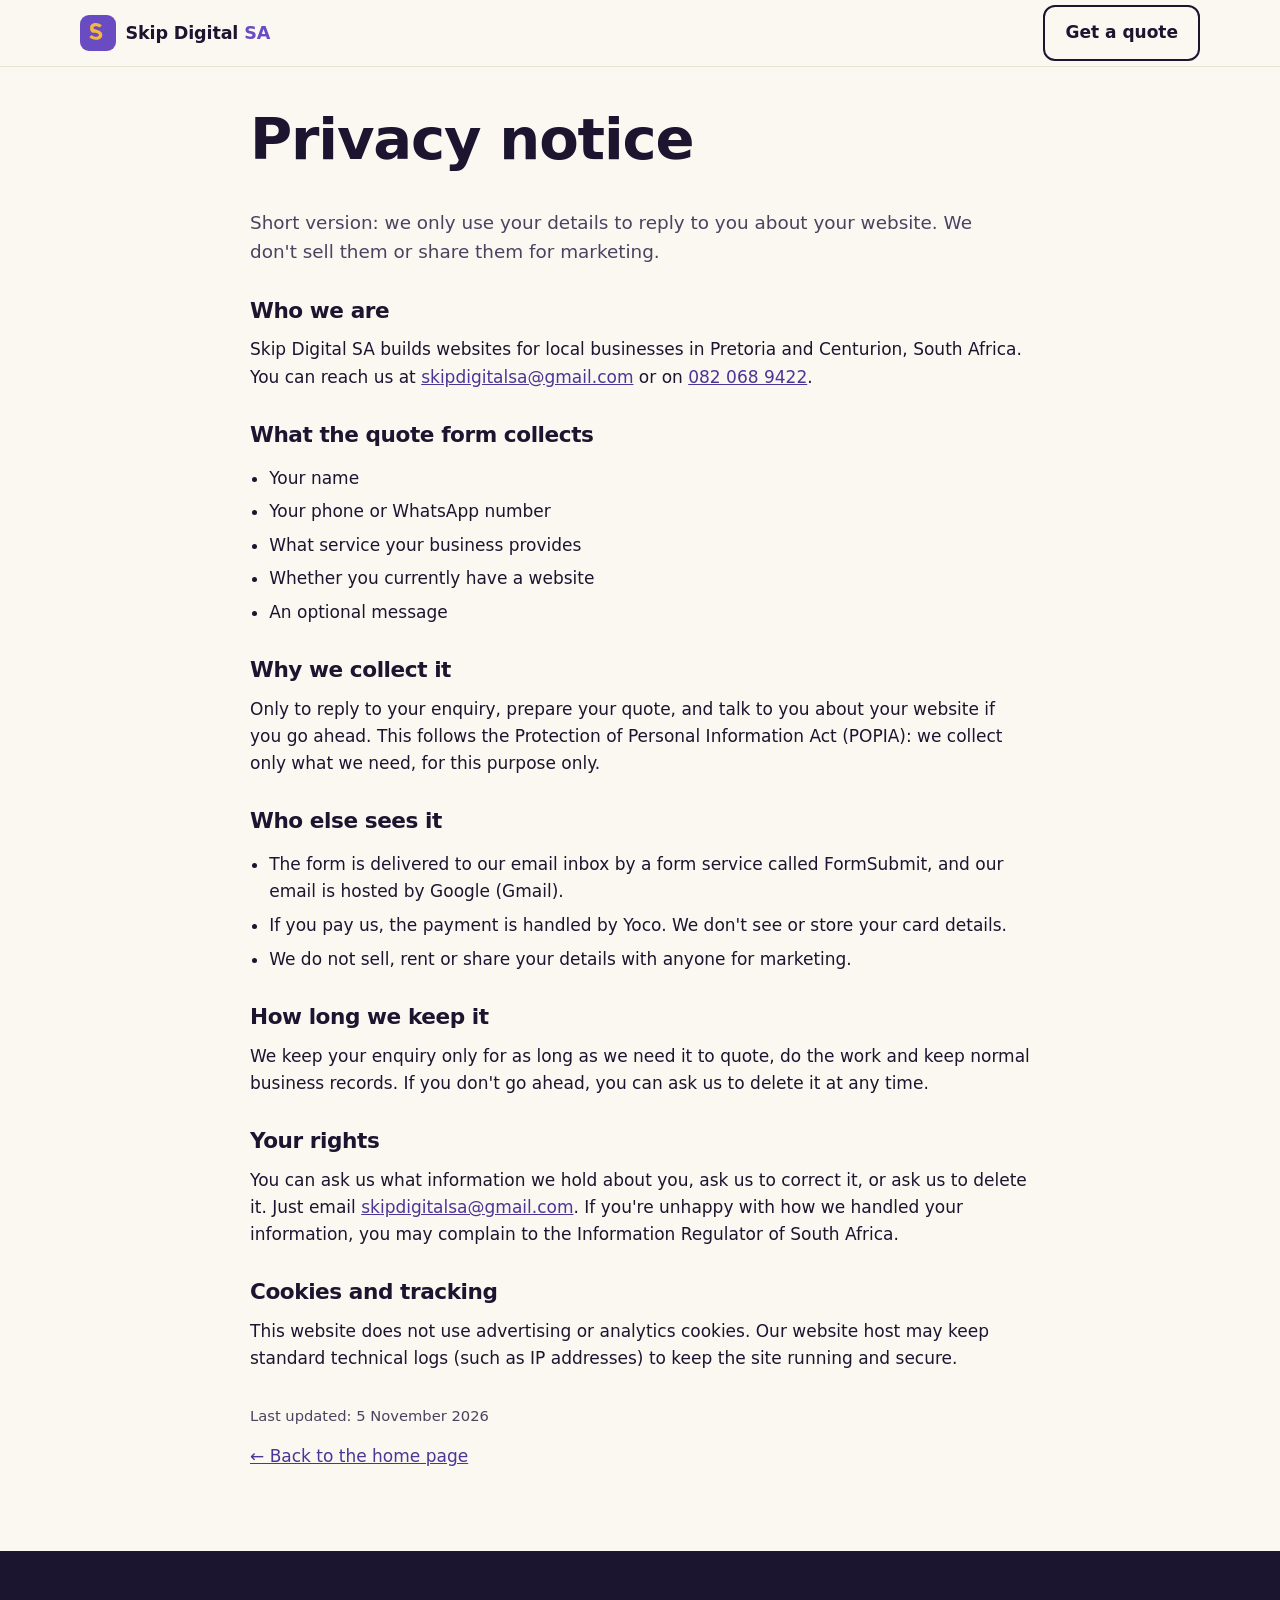
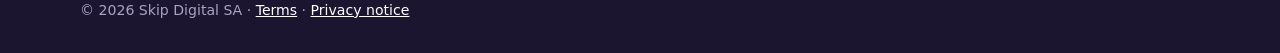
<file: privacy.html>
<!doctype html>
<html lang="en-ZA">
<head>
  <meta charset="utf-8">
  <meta name="viewport" content="width=device-width, initial-scale=1">
  <title>Privacy notice | Skip Digital SA</title>
  <meta name="description" content="How Skip Digital SA uses the details you send through our quote form. Used only to reply to you, never sold.">
  <link rel="canonical" href="https://skipdigitalsa.co.za/privacy.html">
  <meta name="theme-color" content="#6a4cc2">
  <link rel="icon" href="favicon.svg" type="image/svg+xml">
  <link rel="apple-touch-icon" href="apple-touch-icon.png">
  <link rel="stylesheet" href="css/styles.css">
</head>
<body>
  <header class="site-header">
    <div class="wrap header-inner">
      <a class="brand" href="./"><img src="favicon.svg" alt="" width="36" height="36"><span>Skip Digital <b>SA</b></span></a>
      <a class="btn btn-ghost" href="./#contact">Get a quote</a>
    </div>
  </header>

  <main class="legal">
    <div class="wrap">
      <h1>Privacy notice</h1>
      <p class="lead">Short version: we only use your details to reply to you about your website. We don't sell them or share them for marketing.</p>

      <h2>Who we are</h2>
      <p>Skip Digital SA builds websites for local businesses in Pretoria and Centurion, South Africa. You can reach us at <a href="mailto:skipdigitalsa@gmail.com">skipdigitalsa@gmail.com</a> or on <a href="tel:+27820689422">082 068 9422</a>.</p>

      <h2>What the quote form collects</h2>
      <ul>
        <li>Your name</li>
        <li>Your phone or WhatsApp number</li>
        <li>What service your business provides</li>
        <li>Whether you currently have a website</li>
        <li>An optional message</li>
      </ul>

      <h2>Why we collect it</h2>
      <p>Only to reply to your enquiry, prepare your quote, and talk to you about your website if you go ahead. This follows the Protection of Personal Information Act (POPIA): we collect only what we need, for this purpose only.</p>

      <h2>Who else sees it</h2>
      <ul>
        <li>The form is delivered to our email inbox by a form service called FormSubmit, and our email is hosted by Google (Gmail).</li>
        <li>If you pay us, the payment is handled by Yoco. We don't see or store your card details.</li>
        <li>We do not sell, rent or share your details with anyone for marketing.</li>
      </ul>

      <h2>How long we keep it</h2>
      <p>We keep your enquiry only for as long as we need it to quote, do the work and keep normal business records. If you don't go ahead, you can ask us to delete it at any time.</p>

      <h2>Your rights</h2>
      <p>You can ask us what information we hold about you, ask us to correct it, or ask us to delete it. Just email <a href="mailto:skipdigitalsa@gmail.com">skipdigitalsa@gmail.com</a>. If you're unhappy with how we handled your information, you may complain to the Information Regulator of South Africa.</p>

      <h2>Cookies and tracking</h2>
      <p>This website does not use advertising or analytics cookies. Our website host may keep standard technical logs (such as IP addresses) to keep the site running and secure.</p>

      <p class="small" style="margin-top:2rem">Last updated: 5 November 2026</p>
      <p><a href="./">&larr; Back to the home page</a></p>
    </div>
  </main>

  <footer class="site-footer">
    <div class="wrap">
      <div class="footer-bottom" style="margin:0;border:0;padding:0">&copy; <span data-year>2026</span> Skip Digital SA &middot; <a href="terms.html">Terms</a> &middot; <a href="privacy.html">Privacy notice</a></div>
    </div>
  </footer>
  <script src="js/main.js" defer></script>
</body>
</html>
</file>
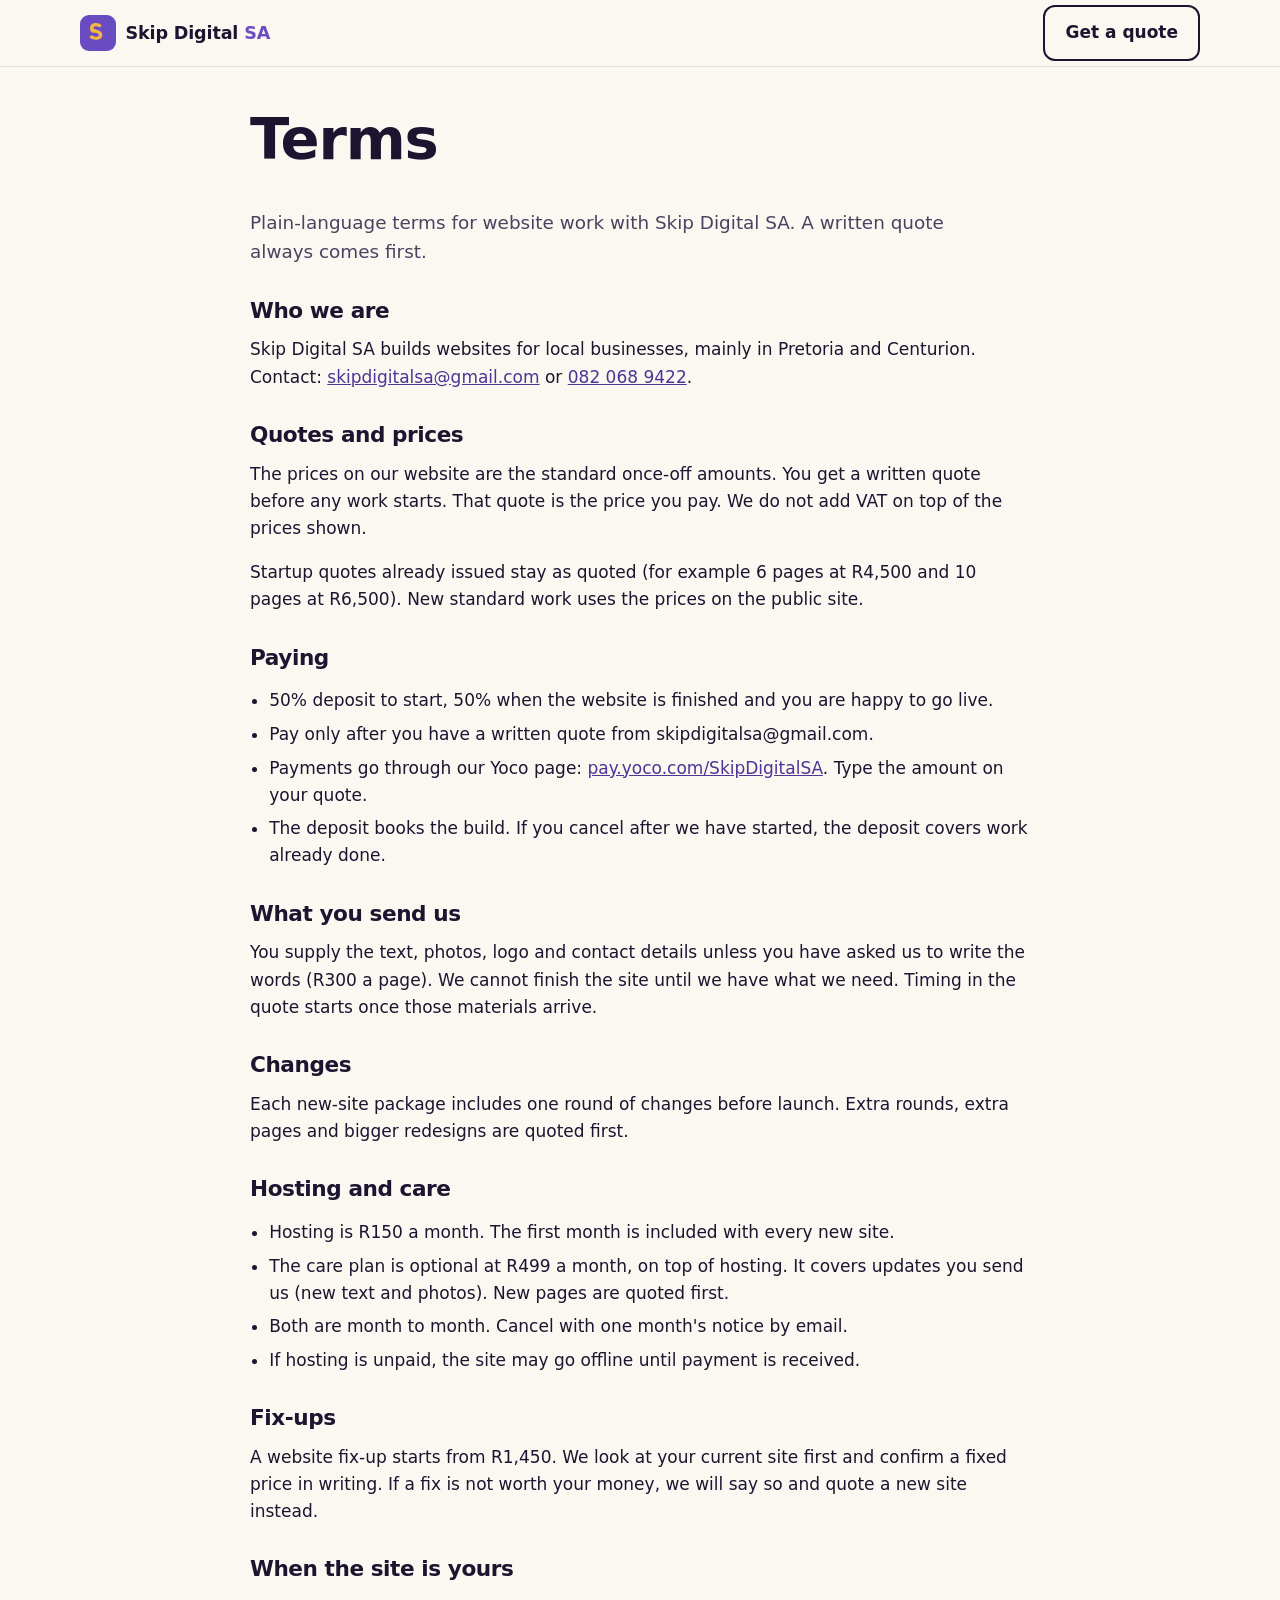
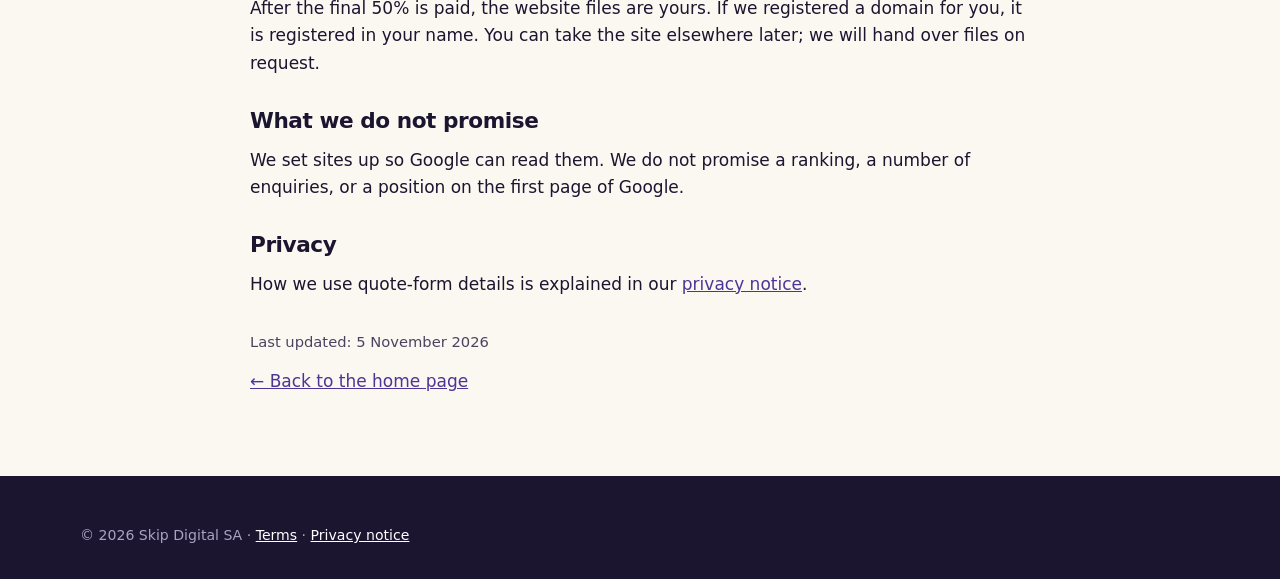
<file: terms.html>
<!doctype html>
<html lang="en-ZA">
<head>
  <meta charset="utf-8">
  <meta name="viewport" content="width=device-width, initial-scale=1">
  <title>Terms | Skip Digital SA</title>
  <meta name="description" content="How Skip Digital SA quotes, builds and hosts websites. 50% to start, 50% on completion. Clear prices with no VAT added on top.">
  <link rel="canonical" href="https://skipdigitalsa.co.za/terms.html">
  <meta name="theme-color" content="#6a4cc2">
  <link rel="icon" href="favicon.svg" type="image/svg+xml">
  <link rel="apple-touch-icon" href="apple-touch-icon.png">
  <link rel="stylesheet" href="css/styles.css">
</head>
<body>
  <header class="site-header">
    <div class="wrap header-inner">
      <a class="brand" href="./"><img src="favicon.svg" alt="" width="36" height="36"><span>Skip Digital <b>SA</b></span></a>
      <a class="btn btn-ghost" href="./#contact">Get a quote</a>
    </div>
  </header>

  <main class="legal">
    <div class="wrap">
      <h1>Terms</h1>
      <p class="lead">Plain-language terms for website work with Skip Digital SA. A written quote always comes first.</p>

      <h2>Who we are</h2>
      <p>Skip Digital SA builds websites for local businesses, mainly in Pretoria and Centurion. Contact: <a href="mailto:skipdigitalsa@gmail.com">skipdigitalsa@gmail.com</a> or <a href="tel:+27820689422">082 068 9422</a>.</p>

      <h2>Quotes and prices</h2>
      <p>The prices on our website are the standard once-off amounts. You get a written quote before any work starts. That quote is the price you pay. We do not add VAT on top of the prices shown.</p>
      <p>Startup quotes already issued stay as quoted (for example 6 pages at R4,500 and 10 pages at R6,500). New standard work uses the prices on the public site.</p>

      <h2>Paying</h2>
      <ul>
        <li>50% deposit to start, 50% when the website is finished and you are happy to go live.</li>
        <li>Pay only after you have a written quote from skipdigitalsa@gmail.com.</li>
        <li>Payments go through our Yoco page: <a href="https://pay.yoco.com/SkipDigitalSA">pay.yoco.com/SkipDigitalSA</a>. Type the amount on your quote.</li>
        <li>The deposit books the build. If you cancel after we have started, the deposit covers work already done.</li>
      </ul>

      <h2>What you send us</h2>
      <p>You supply the text, photos, logo and contact details unless you have asked us to write the words (R300 a page). We cannot finish the site until we have what we need. Timing in the quote starts once those materials arrive.</p>

      <h2>Changes</h2>
      <p>Each new-site package includes one round of changes before launch. Extra rounds, extra pages and bigger redesigns are quoted first.</p>

      <h2>Hosting and care</h2>
      <ul>
        <li>Hosting is R150 a month. The first month is included with every new site.</li>
        <li>The care plan is optional at R499 a month, on top of hosting. It covers updates you send us (new text and photos). New pages are quoted first.</li>
        <li>Both are month to month. Cancel with one month's notice by email.</li>
        <li>If hosting is unpaid, the site may go offline until payment is received.</li>
      </ul>

      <h2>Fix-ups</h2>
      <p>A website fix-up starts from R1,450. We look at your current site first and confirm a fixed price in writing. If a fix is not worth your money, we will say so and quote a new site instead.</p>

      <h2>When the site is yours</h2>
      <p>After the final 50% is paid, the website files are yours. If we registered a domain for you, it is registered in your name. You can take the site elsewhere later; we will hand over files on request.</p>

      <h2>What we do not promise</h2>
      <p>We set sites up so Google can read them. We do not promise a ranking, a number of enquiries, or a position on the first page of Google.</p>

      <h2>Privacy</h2>
      <p>How we use quote-form details is explained in our <a href="privacy.html">privacy notice</a>.</p>

      <p class="small" style="margin-top:2rem">Last updated: 5 November 2026</p>
      <p><a href="./">&larr; Back to the home page</a></p>
    </div>
  </main>

  <footer class="site-footer">
    <div class="wrap">
      <div class="footer-bottom" style="margin:0;border:0;padding:0">&copy; <span data-year>2026</span> Skip Digital SA &middot; <a href="terms.html">Terms</a> &middot; <a href="privacy.html">Privacy notice</a></div>
    </div>
  </footer>
  <script src="js/main.js" defer></script>
</body>
</html>
</file>
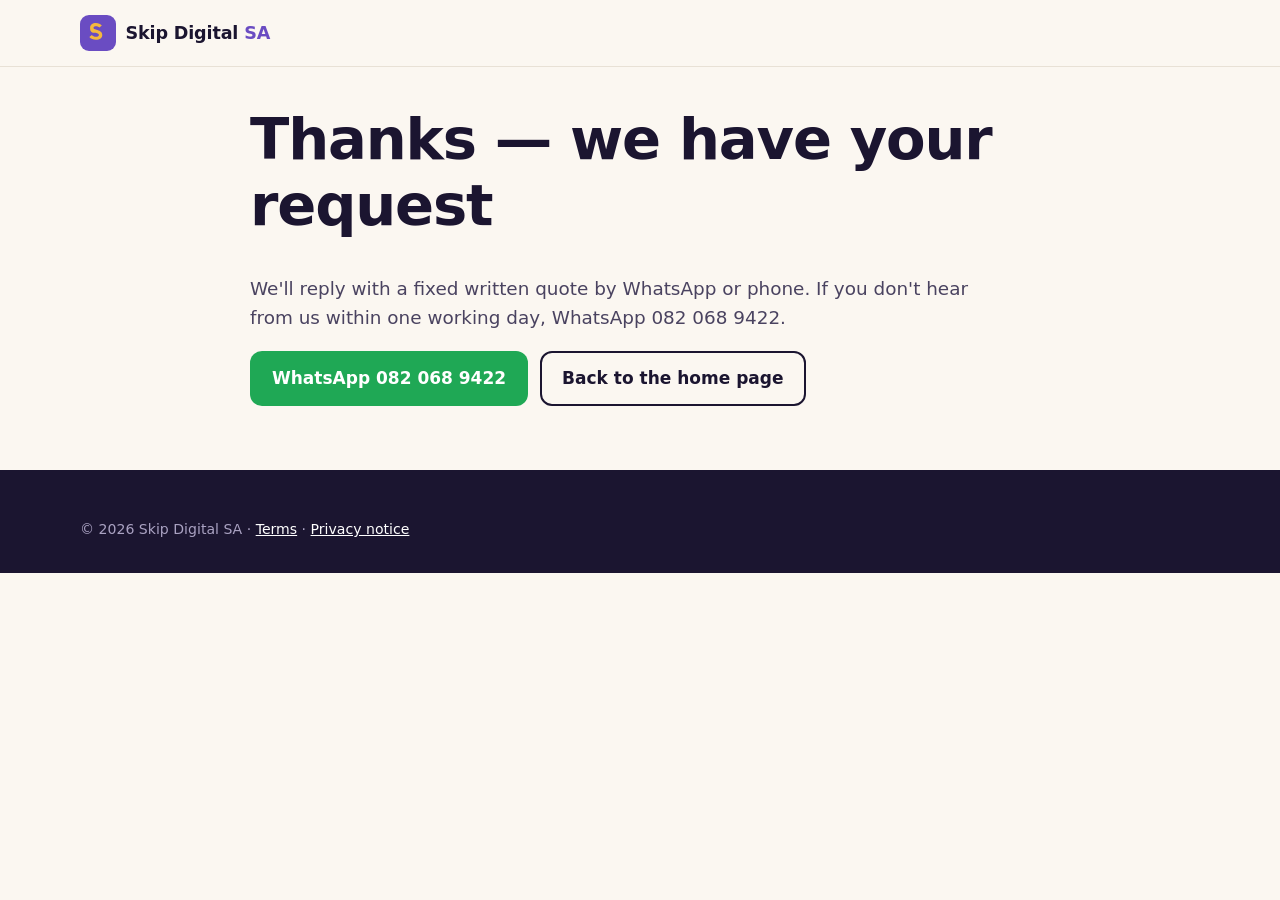
<file: thanks.html>
<!doctype html>
<html lang="en-ZA">
<head>
  <meta charset="utf-8">
  <meta name="viewport" content="width=device-width, initial-scale=1">
  <title>Quote request sent | Skip Digital SA</title>
  <meta name="description" content="Thanks. Skip Digital SA has received your website quote request.">
  <meta name="robots" content="noindex">
  <link rel="canonical" href="https://skipdigitalsa.co.za/thanks.html">
  <meta name="theme-color" content="#6a4cc2">
  <link rel="icon" href="favicon.svg" type="image/svg+xml">
  <link rel="apple-touch-icon" href="apple-touch-icon.png">
  <link rel="stylesheet" href="css/styles.css">
</head>
<body>
  <header class="site-header">
    <div class="wrap header-inner">
      <a class="brand" href="./"><img src="favicon.svg" alt="" width="36" height="36"><span>Skip Digital <b>SA</b></span></a>
    </div>
  </header>

  <main class="legal">
    <div class="wrap">
      <h1>Thanks — we have your request</h1>
      <p class="lead">We'll reply with a fixed written quote by WhatsApp or phone. If you don't hear from us within one working day, WhatsApp 082 068 9422.</p>
      <div class="btn-row">
        <a class="btn btn-wa" href="https://wa.me/27820689422?text=Hi%20Skip%20Digital%20SA%2C%20I%27d%20like%20a%20quote%20for%20a%20website." target="_blank" rel="noopener">WhatsApp 082 068 9422</a>
        <a class="btn btn-ghost" href="./">Back to the home page</a>
      </div>
    </div>
  </main>

  <footer class="site-footer">
    <div class="wrap">
      <div class="footer-bottom" style="margin:0;border:0;padding:0">&copy; <span data-year>2026</span> Skip Digital SA &middot; <a href="terms.html">Terms</a> &middot; <a href="privacy.html">Privacy notice</a></div>
    </div>
  </footer>
  <script src="js/main.js" defer></script>
</body>
</html>
</file>
<file: css/styles.css>
:root {
  --ink: #1b1530;
  --ink-soft: #4a4360;
  --paper: #fbf7f1;
  --card: #ffffff;
  --line: #e8e1d6;
  --jac: #6a4cc2;
  --jac-dark: #4d3596;
  --jac-tint: #efe9fb;
  --sun: #f5b83d;
  --sun-tint: #fff3d6;
  --green: #128c4a;
  --wa: #1fa855;
  --radius: 18px;
  --shadow: 0 1px 2px rgba(27, 21, 48, .06), 0 8px 24px rgba(27, 21, 48, .07);
  --max: 1120px;
  --font: "Segoe UI", system-ui, -apple-system, Roboto, "Helvetica Neue", Arial, sans-serif;
}

*, *::before, *::after { box-sizing: border-box; }
html { scroll-behavior: smooth; -webkit-text-size-adjust: 100%; }
body {
  margin: 0;
  font-family: var(--font);
  font-size: 1.0625rem;
  line-height: 1.6;
  color: var(--ink);
  background: var(--paper);
  padding-bottom: 76px;
}
img { max-width: 100%; height: auto; display: block; }
a { color: var(--jac-dark); }
a:hover { color: var(--jac); }
:focus-visible { outline: 3px solid var(--sun); outline-offset: 3px; border-radius: 6px; }

.wrap { width: min(100% - 2.5rem, var(--max)); margin-inline: auto; }
.skip-link { position: absolute; left: -999px; top: 0; background: var(--ink); color: #fff; padding: .6rem 1rem; z-index: 100; }
.skip-link:focus { left: 1rem; top: 1rem; }
.sr-only { position: absolute; width: 1px; height: 1px; overflow: hidden; clip: rect(0 0 0 0); white-space: nowrap; }

h1, h2, h3 { line-height: 1.15; letter-spacing: -.02em; margin: 0 0 .6em; }
h1 { font-size: clamp(2.1rem, 7vw, 3.6rem); font-weight: 800; }
h2 { font-size: clamp(1.7rem, 4.6vw, 2.5rem); font-weight: 800; }
h3 { font-size: 1.2rem; font-weight: 700; }
p { margin: 0 0 1em; }
.lead { font-size: 1.15rem; color: var(--ink-soft); max-width: 40em; }
.eyebrow {
  display: inline-block; font-size: .8rem; font-weight: 700; letter-spacing: .08em; text-transform: uppercase;
  color: var(--jac-dark); background: var(--jac-tint); padding: .3rem .7rem; border-radius: 999px; margin-bottom: 1rem;
}

/* Buttons */
.btn {
  display: inline-flex; align-items: center; justify-content: center; gap: .5rem;
  min-height: 48px; padding: .75rem 1.25rem; border-radius: 12px; border: 2px solid transparent;
  font: inherit; font-weight: 700; text-decoration: none; cursor: pointer; transition: transform .15s, background .15s, box-shadow .15s;
}
.btn:hover { transform: translateY(-1px); }
.btn svg { width: 20px; height: 20px; flex: none; }
.btn-primary { background: var(--jac); color: #fff; box-shadow: 0 6px 18px rgba(106, 76, 194, .3); }
.btn-primary:hover { background: var(--jac-dark); color: #fff; }
.btn-wa { background: var(--wa); color: #fff; }
.btn-wa:hover { background: #178a45; color: #fff; }
.btn-ghost { background: transparent; color: var(--ink); border-color: var(--ink); }
.btn-ghost:hover { background: var(--ink); color: #fff; }
.btn-sun { background: var(--sun); color: var(--ink); }
.btn-sun:hover { background: #eaa71f; color: var(--ink); }
.btn-row { display: flex; flex-wrap: wrap; gap: .75rem; }

/* Header */
.site-header {
  position: sticky; top: 0; z-index: 50; background: rgba(251, 247, 241, .92);
  backdrop-filter: saturate(1.4) blur(10px); border-bottom: 1px solid var(--line);
}
.header-inner { display: flex; align-items: center; justify-content: space-between; gap: 1rem; min-height: 66px; }
.brand { display: flex; align-items: center; gap: .6rem; text-decoration: none; color: var(--ink); font-weight: 800; font-size: 1.1rem; letter-spacing: -.01em; }
.brand img { width: 36px; height: 36px; }
.brand span b { color: var(--jac); }
.nav-toggle {
  display: inline-flex; align-items: center; justify-content: center; width: 46px; height: 46px;
  border: 1px solid var(--line); border-radius: 12px; background: #fff; cursor: pointer;
}
.nav-toggle svg { width: 22px; height: 22px; }
.site-nav { display: none; }
.site-nav.open {
  display: block; position: absolute; left: 0; right: 0; top: 100%;
  background: var(--paper); border-bottom: 1px solid var(--line); padding: .5rem 1.25rem 1.25rem; box-shadow: var(--shadow);
}
.site-nav ul { list-style: none; margin: 0; padding: 0; }
.site-nav a { display: block; padding: .8rem .25rem; color: var(--ink); text-decoration: none; font-weight: 600; border-bottom: 1px solid var(--line); }
.site-nav .btn { margin-top: 1rem; width: 100%; border-bottom: 0; color: #fff; }

/* Hero */
.hero { padding: 2.5rem 0 3rem; position: relative; overflow: hidden; }
.hero::before {
  content: ""; position: absolute; width: 520px; height: 520px; right: -220px; top: -160px; border-radius: 50%;
  background: radial-gradient(circle at 30% 30%, rgba(106, 76, 194, .28), rgba(106, 76, 194, 0) 65%);
  pointer-events: none;
}
.hero-grid { display: grid; gap: 2.5rem; align-items: center; position: relative; }
.hero h1 em { font-style: normal; color: var(--jac); background: linear-gradient(transparent 62%, var(--sun-tint) 62%); }
.trust { list-style: none; padding: 0; margin: 1.5rem 0 0; display: grid; gap: .5rem; color: var(--ink-soft); font-size: .98rem; }
.trust li { display: flex; gap: .55rem; align-items: flex-start; }
.trust svg { width: 20px; height: 20px; color: var(--green); flex: none; margin-top: 3px; }

/* Phone mock-up */
.phone {
  width: min(300px, 82vw); margin-inline: auto; background: var(--ink); border-radius: 38px; padding: 12px;
  box-shadow: 0 30px 60px rgba(27, 21, 48, .25); transform: rotate(2deg);
}
.phone-screen { background: #fff; border-radius: 28px; overflow: hidden; }
.mock-top { background: linear-gradient(160deg, var(--jac) 0%, var(--jac-dark) 100%); color: #fff; padding: 22px 18px 20px; }
.mock-top small { opacity: .8; font-size: .72rem; letter-spacing: .06em; text-transform: uppercase; }
.mock-top strong { display: block; font-size: 1.25rem; line-height: 1.2; margin: .3rem 0 .9rem; }
.mock-btns { display: grid; grid-template-columns: 1fr 1fr; gap: 8px; }
.mock-btn { border-radius: 10px; padding: 9px 6px; text-align: center; font-size: .78rem; font-weight: 700; }
.mock-call { background: var(--sun); color: var(--ink); }
.mock-wa { background: var(--wa); color: #fff; }
.mock-body { padding: 16px 18px 20px; display: grid; gap: 10px; }
.mock-line { height: 9px; border-radius: 6px; background: #eee9f7; }
.mock-line.short { width: 60%; }
.mock-form { border: 1.5px dashed #d8cff0; border-radius: 12px; padding: 12px; display: grid; gap: 7px; }
.mock-form span { font-size: .72rem; font-weight: 700; color: var(--jac-dark); }
.mock-input { height: 22px; border-radius: 6px; background: #f6f3fc; }
.mock-send { height: 28px; border-radius: 8px; background: var(--jac); }

/* Sections */
section { padding: 3.5rem 0; }
.section-head { margin-bottom: 2rem; }
.alt { background: #fff; border-block: 1px solid var(--line); }
.grid { display: grid; gap: 1.1rem; }
.card { background: var(--card); border: 1px solid var(--line); border-radius: var(--radius); padding: 1.5rem; box-shadow: var(--shadow); }
.alt .card { background: var(--paper); box-shadow: none; }
.icon { width: 48px; height: 48px; border-radius: 14px; display: grid; place-items: center; background: var(--jac-tint); color: var(--jac-dark); margin-bottom: 1rem; }
.icon svg { width: 24px; height: 24px; }
.card p:last-child { margin-bottom: 0; }

.includes { list-style: none; padding: 0; margin: 0; display: grid; gap: .7rem; }
.includes li { display: flex; gap: .7rem; align-items: flex-start; }
.includes svg { width: 22px; height: 22px; flex: none; color: var(--green); margin-top: 2px; }
.includes-box { margin-top: 2rem; background: var(--ink); color: #fff; border-radius: var(--radius); padding: 1.75rem; }
.includes-box h3 { color: var(--sun); }
.includes-box .includes svg { color: var(--sun); }

/* Steps */
.steps { list-style: none; padding: 0; margin: 0; display: grid; gap: 1rem; counter-reset: step; }
.steps li { position: relative; background: var(--card); border: 1px solid var(--line); border-radius: var(--radius); padding: 1.25rem 1.25rem 1.25rem 4.4rem; }
.steps li::before {
  counter-increment: step; content: counter(step); position: absolute; left: 1.2rem; top: 1.2rem;
  width: 2.2rem; height: 2.2rem; border-radius: 50%; display: grid; place-items: center;
  background: var(--sun); color: var(--ink); font-weight: 800;
}
.steps h3 { margin-bottom: .25rem; }
.steps p { margin: 0; color: var(--ink-soft); }

.guarantee {
  margin-top: 2rem;
  background: var(--sun-tint);
  border: 2px solid #f1d9a0;
  border-radius: var(--radius);
  padding: 1.5rem 1.6rem;
}
.guarantee h3 { margin-bottom: .9rem; }

/* Pricing */
.price-grid { display: grid; gap: 1.1rem; }
.price-card { display: flex; flex-direction: column; background: var(--card); border: 1px solid var(--line); border-radius: var(--radius); padding: 1.6rem; box-shadow: var(--shadow); position: relative; }
.price-card.featured { border: 2px solid var(--jac); }
.tag { position: absolute; top: -13px; left: 1.4rem; background: var(--jac); color: #fff; font-size: .78rem; font-weight: 700; padding: .25rem .7rem; border-radius: 999px; }
.price-card h3 { margin-bottom: .2rem; }
.price-card .for { color: var(--ink-soft); font-size: .95rem; margin-bottom: 1rem; }
.price { font-size: 2.4rem; font-weight: 800; letter-spacing: -.03em; line-height: 1; margin-bottom: .35rem; }
.price small { font-size: 1rem; font-weight: 600; color: var(--ink-soft); letter-spacing: 0; }
.price-note { font-size: .88rem; color: var(--ink-soft); margin-bottom: 1.1rem; }
.price-card .includes { margin-bottom: 1.4rem; font-size: .98rem; }
.price-card .btn { margin-top: auto; }
.price-card.fix { background: var(--sun-tint); border-color: #f1d9a0; }

.subhead { margin: 3rem 0 1rem; font-size: 1.4rem; }
.table-card { background: var(--card); border: 1px solid var(--line); border-radius: var(--radius); overflow: hidden; box-shadow: var(--shadow); }
.price-table { width: 100%; border-collapse: collapse; }
.price-table th, .price-table td { text-align: left; padding: 1rem 1.25rem; border-bottom: 1px solid var(--line); vertical-align: top; }
.price-table tr:last-child th, .price-table tr:last-child td { border-bottom: 0; }
.price-table th { font-weight: 700; }
.price-table th span { display: block; font-weight: 400; color: var(--ink-soft); font-size: .92rem; margin-top: .15rem; }
.price-table td { text-align: right; white-space: nowrap; font-weight: 800; }
.monthly { display: grid; gap: 1.1rem; }
.pay-box { margin-top: 2rem; display: grid; gap: 1rem; background: var(--jac-tint); border-radius: var(--radius); padding: 1.5rem; }
.pay-box p { margin: 0; }
.small { font-size: .92rem; color: var(--ink-soft); }

/* Example */
.example { display: grid; gap: 2rem; align-items: center; }
.example figure { margin: 0; }
.example-frame { width: min(290px, 80vw); margin-inline: auto; background: var(--ink); padding: 10px; border-radius: 34px; box-shadow: 0 24px 50px rgba(27, 21, 48, .22); }
.example-frame img { border-radius: 25px; }
.example figcaption { text-align: center; font-size: .9rem; color: var(--ink-soft); margin-top: 1rem; }
.label-example { display: inline-block; background: var(--sun); color: var(--ink); font-weight: 800; font-size: .8rem; padding: .2rem .6rem; border-radius: 6px; margin-bottom: .75rem; letter-spacing: .03em; text-transform: uppercase; }

/* FAQ */
.faq { display: grid; gap: .75rem; max-width: 820px; }
.faq details { background: var(--card); border: 1px solid var(--line); border-radius: 14px; padding: 0 1.25rem; }
.faq summary { cursor: pointer; padding: 1.1rem 2rem 1.1rem 0; font-weight: 700; list-style: none; position: relative; }
.faq summary::-webkit-details-marker { display: none; }
.faq summary::after { content: "+"; position: absolute; right: 0; top: .85rem; font-size: 1.5rem; color: var(--jac); font-weight: 400; }
.faq details[open] summary::after { content: "\2013"; }
.faq details p { color: var(--ink-soft); }

/* Contact */
.contact-grid { display: grid; gap: 2rem; }
.contact-cards { display: grid; gap: .9rem; }
.contact-card { display: flex; gap: 1rem; align-items: center; background: var(--card); border: 1px solid var(--line); border-radius: 14px; padding: 1rem 1.1rem; text-decoration: none; color: var(--ink); }
.contact-card:hover { border-color: var(--jac); color: var(--ink); }
.contact-card .icon { margin: 0; flex: none; }
.contact-card.wa .icon { background: #e3f6ea; color: var(--wa); }
.contact-card.call .icon { background: var(--sun-tint); color: #a86b00; }
.contact-card strong { display: block; }
.contact-card span { color: var(--ink-soft); font-size: .95rem; word-break: break-word; }

form.quote { background: var(--card); border: 1px solid var(--line); border-radius: var(--radius); padding: 1.5rem; box-shadow: var(--shadow); display: grid; gap: 1rem; }
.field { display: grid; gap: .35rem; }
.field label, .field legend { font-weight: 700; font-size: .95rem; }
.field .hint { font-weight: 400; color: var(--ink-soft); }
input, select, textarea {
  font: inherit; width: 100%; padding: .8rem .9rem; border: 1.5px solid #d6cec2; border-radius: 10px; background: #fff; color: var(--ink); min-height: 48px;
}
textarea { min-height: 120px; resize: vertical; }
input:focus, select:focus, textarea:focus { outline: none; border-color: var(--jac); box-shadow: 0 0 0 3px rgba(106, 76, 194, .2); }
.two { display: grid; gap: 1rem; }
fieldset.field { border: 0; padding: 0; margin: 0; min-inline-size: 0; }
.choice { display: flex; flex-wrap: wrap; gap: .75rem; }
.choice label {
  display: inline-flex; align-items: center; gap: .5rem;
  min-height: 48px; padding: .4rem 1rem; border: 1.5px solid #d6cec2;
  border-radius: 10px; background: #fff; font-weight: 700; cursor: pointer;
}
.choice input { width: 20px; height: 20px; min-height: 0; accent-color: var(--jac); }
.consent { display: flex; gap: .7rem; align-items: flex-start; font-size: .95rem; color: var(--ink-soft); }
.consent input { width: 22px; height: 22px; min-height: 0; flex: none; margin-top: 2px; accent-color: var(--jac); }
.hp { position: absolute; left: -9999px; }

/* Footer */
.site-footer { background: var(--ink); color: #d9d3ea; padding: 3rem 0 2rem; font-size: .95rem; }
.site-footer a { color: #fff; }
.footer-grid { display: grid; gap: 1.75rem; }
.site-footer h2 { font-size: 1rem; color: var(--sun); margin-bottom: .6rem; letter-spacing: 0; }
.site-footer ul { list-style: none; padding: 0; margin: 0; display: grid; gap: .4rem; }
.footer-bottom { border-top: 1px solid rgba(255, 255, 255, .12); margin-top: 2rem; padding-top: 1.25rem; font-size: .88rem; color: #aaa2c2; }
.footer-email { font-size: .85em; color: #aaa2c2; }

/* Sticky mobile action bar */
.action-bar {
  position: fixed; left: 0; right: 0; bottom: 0; z-index: 60; display: grid; grid-template-columns: 1fr 1fr 1fr; gap: 8px;
  padding: 10px 12px calc(10px + env(safe-area-inset-bottom)); background: rgba(27, 21, 48, .96); box-shadow: 0 -6px 20px rgba(0, 0, 0, .15);
}
.action-bar a { min-height: 50px; display: flex; align-items: center; justify-content: center; gap: .4rem; border-radius: 12px; font-weight: 700; text-decoration: none; font-size: .95rem; }
.action-bar svg { width: 20px; height: 20px; }
.action-bar .call { background: var(--sun); color: var(--ink); }
.action-bar .wa { background: var(--wa); color: #fff; }
.action-bar .quote { background: var(--jac); color: #fff; }

/* Legal pages */
.legal { padding: 2.5rem 0 4rem; }
.legal .wrap { max-width: 780px; }
.legal h2 { font-size: 1.35rem; margin-top: 2rem; }
.legal ul { padding-left: 1.2rem; }
.legal li { margin-bottom: .4rem; }

@media (min-width: 620px) {
  .two { grid-template-columns: 1fr 1fr; }
  .grid-2 { grid-template-columns: repeat(2, 1fr); }
  .monthly { grid-template-columns: 1fr 1fr; }
  .pay-box { grid-template-columns: 1fr auto; align-items: center; }
  .footer-grid { grid-template-columns: 1.4fr 1fr 1fr; }
}

@media (min-width: 900px) {
  body { padding-bottom: 0; }
  .action-bar { display: none; }
  .nav-toggle { display: none; }
  .site-nav, .site-nav.open { display: block; position: static; padding: 0; background: none; border: 0; box-shadow: none; }
  .site-nav ul { display: flex; align-items: center; gap: 1.4rem; }
  .site-nav a { border: 0; padding: .4rem 0; font-size: .97rem; }
  .site-nav .btn { margin: 0; width: auto; padding: .55rem 1rem; min-height: 42px; }
  .hero { padding: 4.5rem 0 5rem; }
  .hero-grid { grid-template-columns: 1.25fr .75fr; }
  section { padding: 5rem 0; }
  .grid-4 { grid-template-columns: repeat(4, 1fr); }
  .steps { grid-template-columns: repeat(5, 1fr); }
  .steps li { padding: 4rem 1.2rem 1.3rem; }
  .price-grid { grid-template-columns: repeat(4, 1fr); align-items: stretch; }
  .example { grid-template-columns: .8fr 1.2fr; }
  .contact-grid { grid-template-columns: .85fr 1.15fr; align-items: start; }
}

@media (prefers-reduced-motion: reduce) {
  html { scroll-behavior: auto; }
  .btn, .btn:hover { transition: none; transform: none; }
  .phone { transform: none; }
}
</file>
